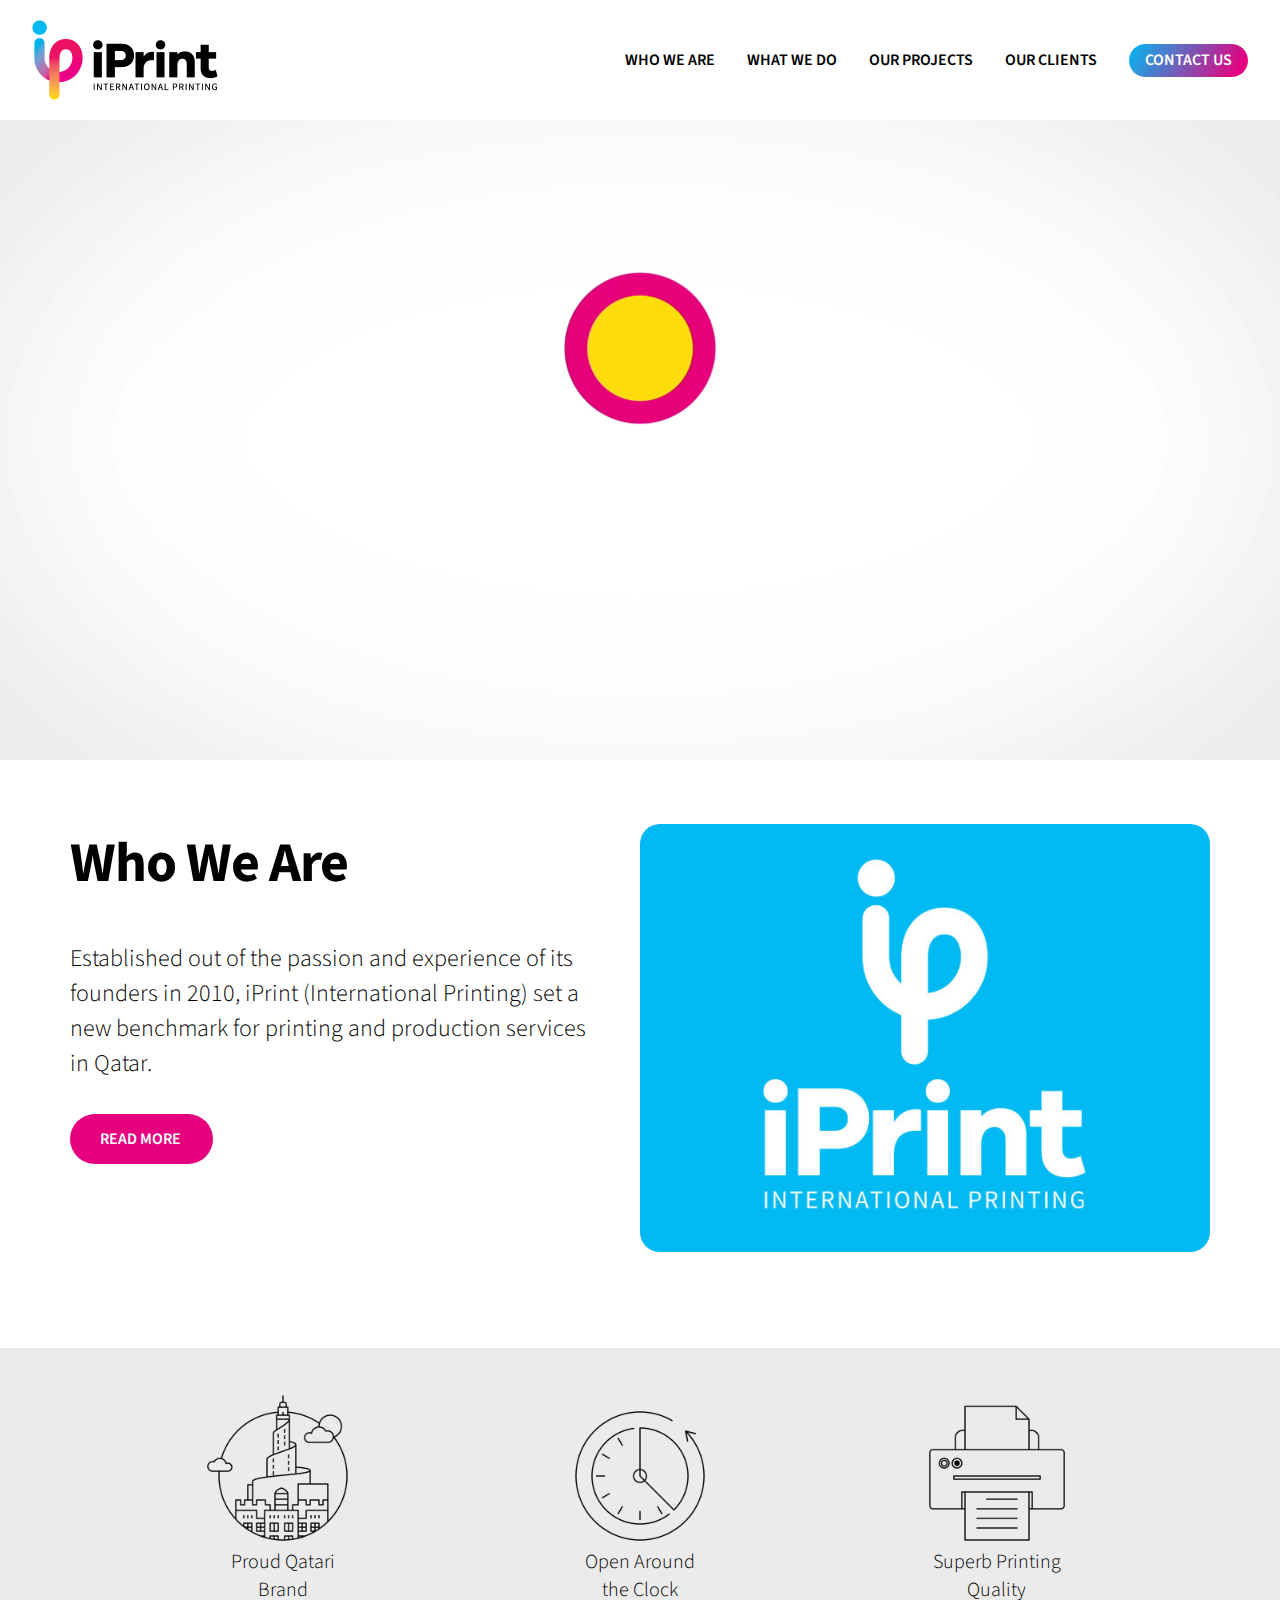
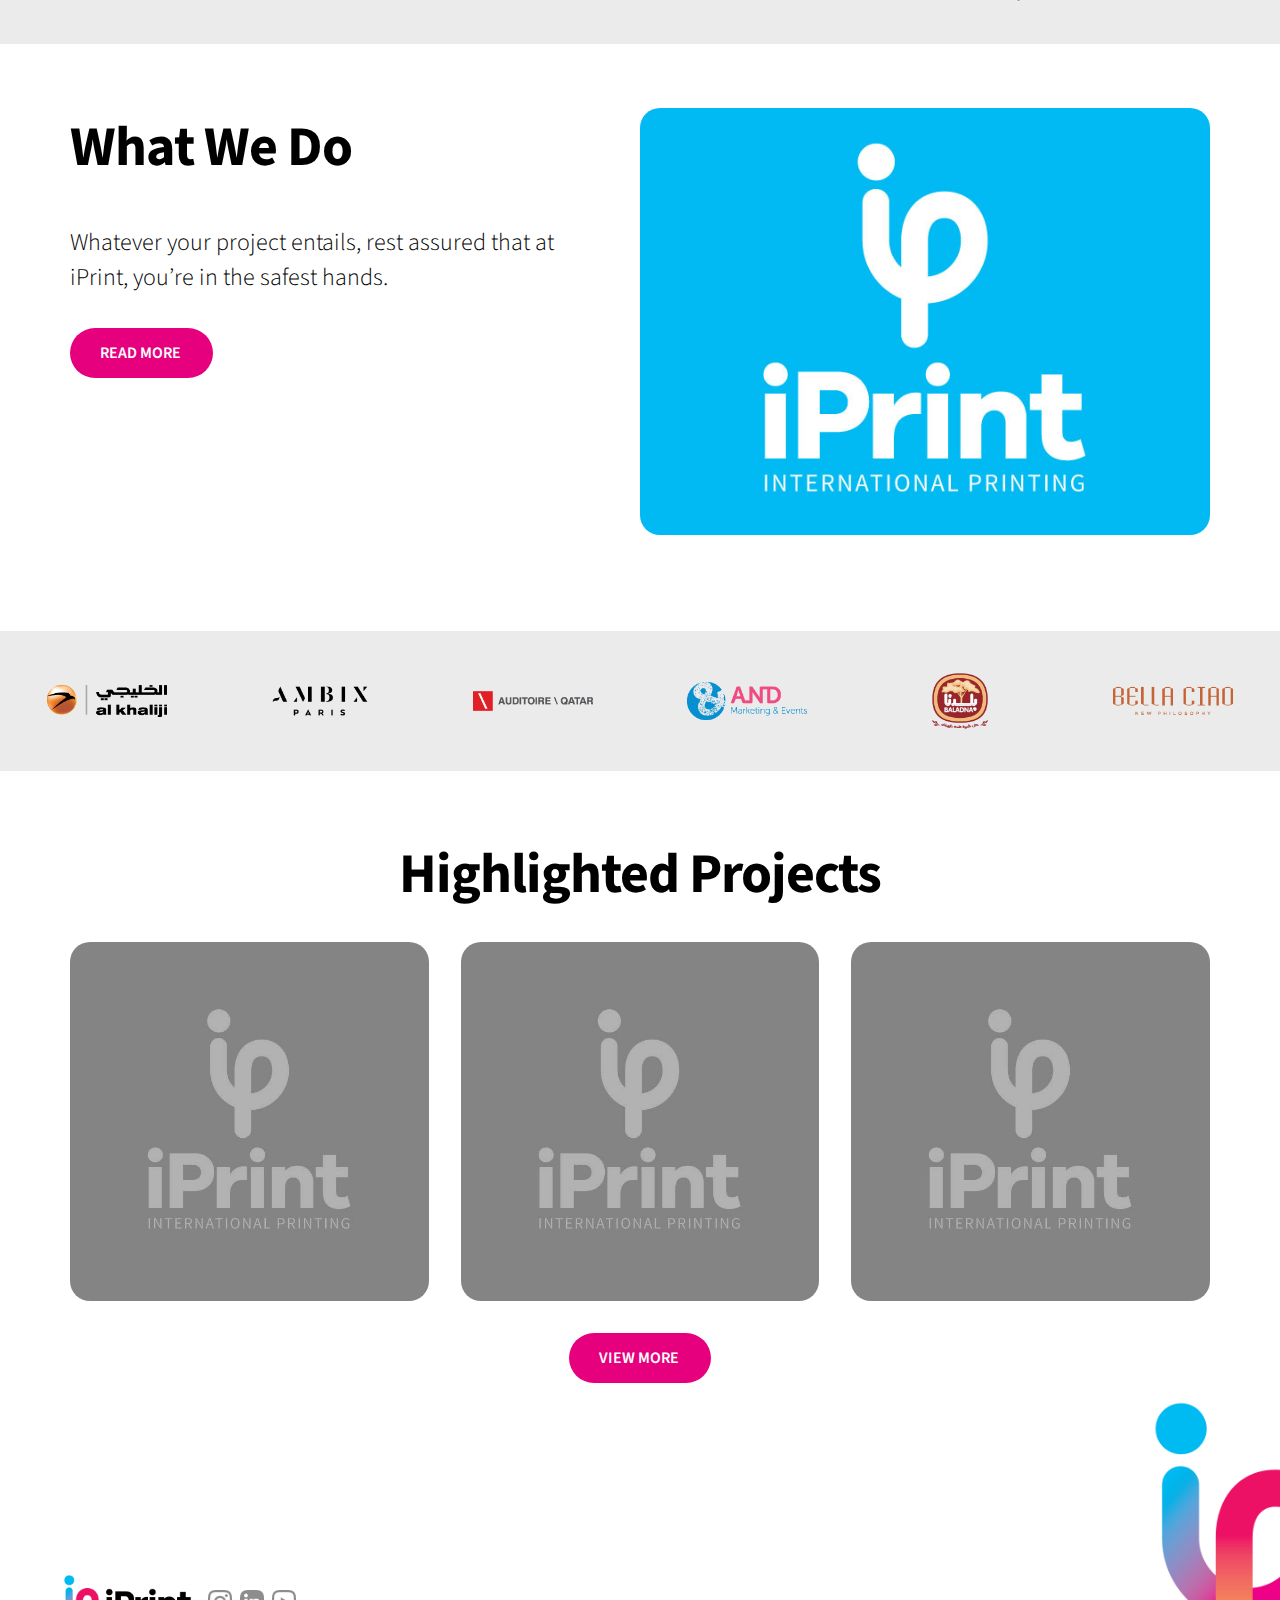
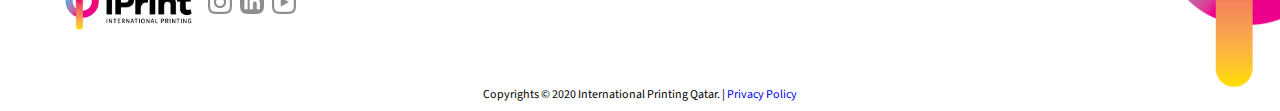
<file: index.html>
<!DOCTYPE html>
<html lang="en">

<head>
  <meta charset="UTF-8">
  <meta http-equiv="X-UA-Compatible" content="IE=edge">
  <meta name="viewport" content="width=device-width, initial-scale=1.0">
  <link rel="icon" type="image/png" href="_images/logo/favicon.png">
  <link rel="stylesheet" href="https://cdn.jsdelivr.net/npm/bootstrap-icons@1.5.0/font/bootstrap-icons.css">
  <link rel="preconnect" href="https://fonts.googleapis.com">
  <link rel="preconnect" href="https://fonts.gstatic.com" crossorigin>
  <link href="https://fonts.googleapis.com/css2?family=Source+Sans+Pro:wght@200;300;400;600;700&display=swap"
    rel="stylesheet">
    <link rel="stylesheet" href="owl.carousel.css">
    <link rel="stylesheet" href="owl.theme.default.css">
  <link rel="stylesheet" href="style.css">
  <title>iPrint Qatar</title>
</head>

<body>
  <!-- navbar -->
  <nav class="nav">
    <div class="nav-container" id="navContainer">
      <!-- logo -->
      <a href="index.html"><img class="nav-logo" src="_images/logo/logo_h.png"></a>
      <!-- collapse button -->
      <a class="nav-toggle" href="javascript:void(0);" onclick="navMenu()">
        <img src="_images/misc/menu.svg" alt="menu icon">
      </a>
      <!-- nav links -->
      <div class="nav-menu" id="navMenu">
        <a class="nav-link link-home" href="about.html">Who We Are</a>
        <a class="nav-link link-home" href="services.html">What We Do</a>
        <a class="nav-link link-home" href="projects.html">Our Projects</a>
        <a class="nav-link link-home" href="clients.html">Our Clients</a>
        <a class="nav-link mobile link-inside" href="contact.html">Contact US</a>
        <a class="nav-link desktop btn-home" href="contact.html">Contact US</a>
      </div>
    </div>
  </nav>

  <!-- carousel -->
  <div class="owl-carousel owl-theme">
    <div class="item-video"><video autoplay muted loop>
        <source src="_images/emblem.mp4" type="video/mp4">
      </video></a>
    </div>
    <div class="item"><img src="_images/carousel_image_template 1.jpg" alt="temp 1">
    </div>
    <div class="item"><img src="_images/carousel_image_template 2.jpg" alt="temp 2">
    </div>
    <div class="item"><img src="_images/carousel_image_template 3.jpg" alt="temp 3">
    </div>
  </div>

  <!-- who we are -->
  <section class="main-block xl" id="who-we-are">
    <div class="container">
      <div class="container-text">
        <h1>Who We Are</h1>
        <p class="lead">Established out of the passion and experience of its founders in 2010, iPrint (International
          Printing) set a new benchmark for printing and production services in Qatar.</p>
        <a class="button" href="about.html">READ MORE</a>
      </div>
      <div class="container-image">
        <img class="rc" src="_images/home_image_template.jpg" alt="temp image">
      </div>
    </div>
  </section>

  <!-- claims -->
  <section class="divider">
    <div class="claim-container">
      <div class="claim-cel">
        <img class="claim-img" src="_images/misc/claim_1.png" alt="illustration of a qatari landmark">
        <p class="claim-lead">Proud Qatari <br> Brand</p>
      </div>
      <div class="claim-cel">
        <img class="claim-img" src="_images/misc/claim_2.png" alt="illustration of a clock in motion">
        <p class="claim-lead">Open Around <br> the Clock</p>
      </div>
      <div class="claim-cel">
        <img class="claim-img" src="_images/misc/claim_3.png" alt="illustration of a printer">
        <p class="claim-lead">Superb Printing <br> Quality</p>
      </div>
    </div>
  </section>

  <!-- what we do -->
  <section class="main-block xl" id="what-we-do">
    <div class="container">
      <div class="container-text">
        <h1 class="h1-home">What We Do</h1>
        <p class="lead">Whatever your project entails, rest assured that at iPrint, you’re in the safest hands.</p>
        <a class="button" href="services.html">READ MORE</a>
      </div>
      <div class="container-image">
        <img class="rc" src="_images/home_image_template.jpg" alt="temp image">
      </div>
    </div>
  </section>

  <!-- logos -->
  <section class="divider">
    <ul class="marquee-content">
      <li><img class="marquee-client-logo" src="_images/clients/al khaliji.png"></li>
      <li><img class="marquee-client-logo" src="_images/clients/ambix.png"></li>
      <li><img class="marquee-client-logo" src="_images/clients/auditoire.png"></li>
      <li><img class="marquee-client-logo" src="_images/clients/AND.png"></li>
      <li><img class="marquee-client-logo" src="_images/clients/baladna.png"></li>
      <li><img class="marquee-client-logo" src="_images/clients/bella_ciao.png"></li>
      <li><img class="marquee-client-logo" src="_images/clients/chedid.png"></li>
      <li><img class="marquee-client-logo" src="_images/clients/cisco.png"></li>
      <li><img class="marquee-client-logo" src="_images/clients/commercial_bank.png"></li>
      <li><img class="marquee-client-logo" src="_images/clients/deloitte.png"></li>
      <li><img class="marquee-client-logo" src="_images/clients/fischer.png"></li>
      <li><img class="marquee-client-logo" src="_images/clients/grey_doha.png"></li>
      <li><img class="marquee-client-logo" src="_images/clients/GWC.png"></li>
      <li><img class="marquee-client-logo" src="_images/clients/hbku.png"></li>
      <li><img class="marquee-client-logo" src="_images/clients/hopscotch.png"></li>
      <li><img class="marquee-client-logo" src="_images/clients/islq.png"></li>
      <li><img class="marquee-client-logo" src="_images/clients/memac.png"></li>
      <li><img class="marquee-client-logo" src="_images/clients/microsoft.png"></li>
      <li><img class="marquee-client-logo" src="_images/clients/moons.png"></li>
      <li><img class="marquee-client-logo" src="_images/clients/pate_sucree.png"></li>
      <li><img class="marquee-client-logo" src="_images/clients/power_international.png"></li>
      <li><img class="marquee-client-logo" src="_images/clients/qatar_airways.png"></li>
      <li><img class="marquee-client-logo" src="_images/clients/qatar_central_bank.png"></li>
      <li><img class="marquee-client-logo" src="_images/clients/qatar_first_bank.png"></li>
      <li><img class="marquee-client-logo" src="_images/clients/qatar_foundation.png"></li>
      <li><img class="marquee-client-logo" src="_images/clients/qatar_islamic_bank.png"></li>
      <li><img class="marquee-client-logo" src="_images/clients/qatar_stock_exchange.png"></li>
      <li><img class="marquee-client-logo" src="_images/clients/qatar_tourism_council.png"></li>
      <li><img class="marquee-client-logo" src="_images/clients/qinwan.png"></li>
      <li><img class="marquee-client-logo" src="_images/clients/rail.png"></li>
      <li><img class="marquee-client-logo" src="_images/clients/seib.png"></li>
      <li><img class="marquee-client-logo" src="_images/clients/sixty_degrees.png"></li>
      <li><img class="marquee-client-logo" src="_images/clients/tanween.png"></li>
      <li><img class="marquee-client-logo" src="_images/clients/tanzifco.png"></li>
      <li><img class="marquee-client-logo" src="_images/clients/the_creative_union.png"></li>
      <li><img class="marquee-client-logo" src="_images/clients/the_lebanese_school.png"></li>
      <li><img class="marquee-client-logo" src="_images/clients/the_planners.png"></li>
      <li><img class="marquee-client-logo" src="_images/clients/united_development_co.png"></li>
      <li><img class="marquee-client-logo" src="_images/clients/vendome.png"></li>
      <li><img class="marquee-client-logo" src="_images/clients/villa_queen.png"></li>
      <li><img class="marquee-client-logo" src="_images/clients/vodafone.png"></li>
      <li><img class="marquee-client-logo" src="_images/clients/WMP.png"></li>
    </ul>
  </section>

  <!-- highlighted projects -->
  <section class="main-block xl" id="what-we-do">
    <div class="container column align-center">
      <h1 class="me-1">Highlighted Projects</h1>
      <div class="container-flex-home me-3">
        <div class="project-cel show">
          <a class="project-overlay rc" href="project_detail.html">
            <img class="arrow" src="_images/misc/arrow.svg">
            <h3 class="project-title">PROJECT TITLE</h3>
          </a>
          <div class="project-image">
            <img class="rc" src="_images/square_image_template.jpg" alt="temp image">
          </div>
        </div>
        <div class="project-cel show">
          <a class="project-overlay rc" href="project_detail.html">
            <img class="arrow" src="_images/misc/arrow.svg">
            <h3 class="project-title">PROJECT TITLE</h3>
          </a>
          <div class="project-image">
            <img class="rc" src="_images/square_image_template.jpg" alt="temp image">
          </div>
        </div>
        <div class="project-cel show">
          <a class="project-overlay rc" href="project_detail.html">
            <img class="arrow" src="_images/misc/arrow.svg">
            <h3 class="project-title">PROJECT TITLE</h3>
          </a>
          <div class="project-image">
            <img class="rc" src="_images/square_image_template.jpg" alt="temp image">
          </div>
        </div>
      </div>
      <a class="button" href="projects.html">VIEW MORE</a>
    </div>
  </section>

  <!-- footer -->
  <footer>
    <div class="footer-info">
      <img class="footer-logo" src="_images/logo/logo_h.png">
      <div class="footer-icons">
        <a href="#"><img class="sm-icon" src="_images/sm/i-in.png"></a>
        <a href="#"><img class="sm-icon" src="_images/sm/i-li.png"></a>
        <a href="#"><img class="sm-icon" src="_images/sm/i-yt.png"></a>
      </div>
    </div>
    <div class="text-center">
      <p class="copyright">Copyrights © 2020 International Printing Qatar. | <a href="#">Privacy Policy</a></p>
    </div>
    <div class="footer-emblem-container">
      <img class="footer-emblem" src="_images/logo/emblem.png">
    </div>
  </footer>

  <!-- javascript -->
  <script src="_script/jquery.min.js"></script>
  <script src="_script/owl.carousel.min.js"></script>
  <script src="_script/marquee.js"></script>
  <script src="_script/nav.js"></script>
  <script>
    $(document).ready(function () {
      $('.owl-carousel').owlCarousel({
        items: 1,
        margin: 0,
        loop: true,
        autoplay: true,
        autoplayTimeout: 5000,
        merge: true,
        smartSpeed: 750,
        navText: ["<img src='_images/misc/ch-left.svg'>", "<img src='_images/misc/ch-right.svg'>"],
        responsive: {
          0: {
            nav: false,
            dots: false
          },
          720: {
            nav: false,  // true in case they need to control carousel manually
            dots: false  // true in case they need to control carousel manually
          }
        }
      });
    })
  </script>
</body>

</html>
</file>
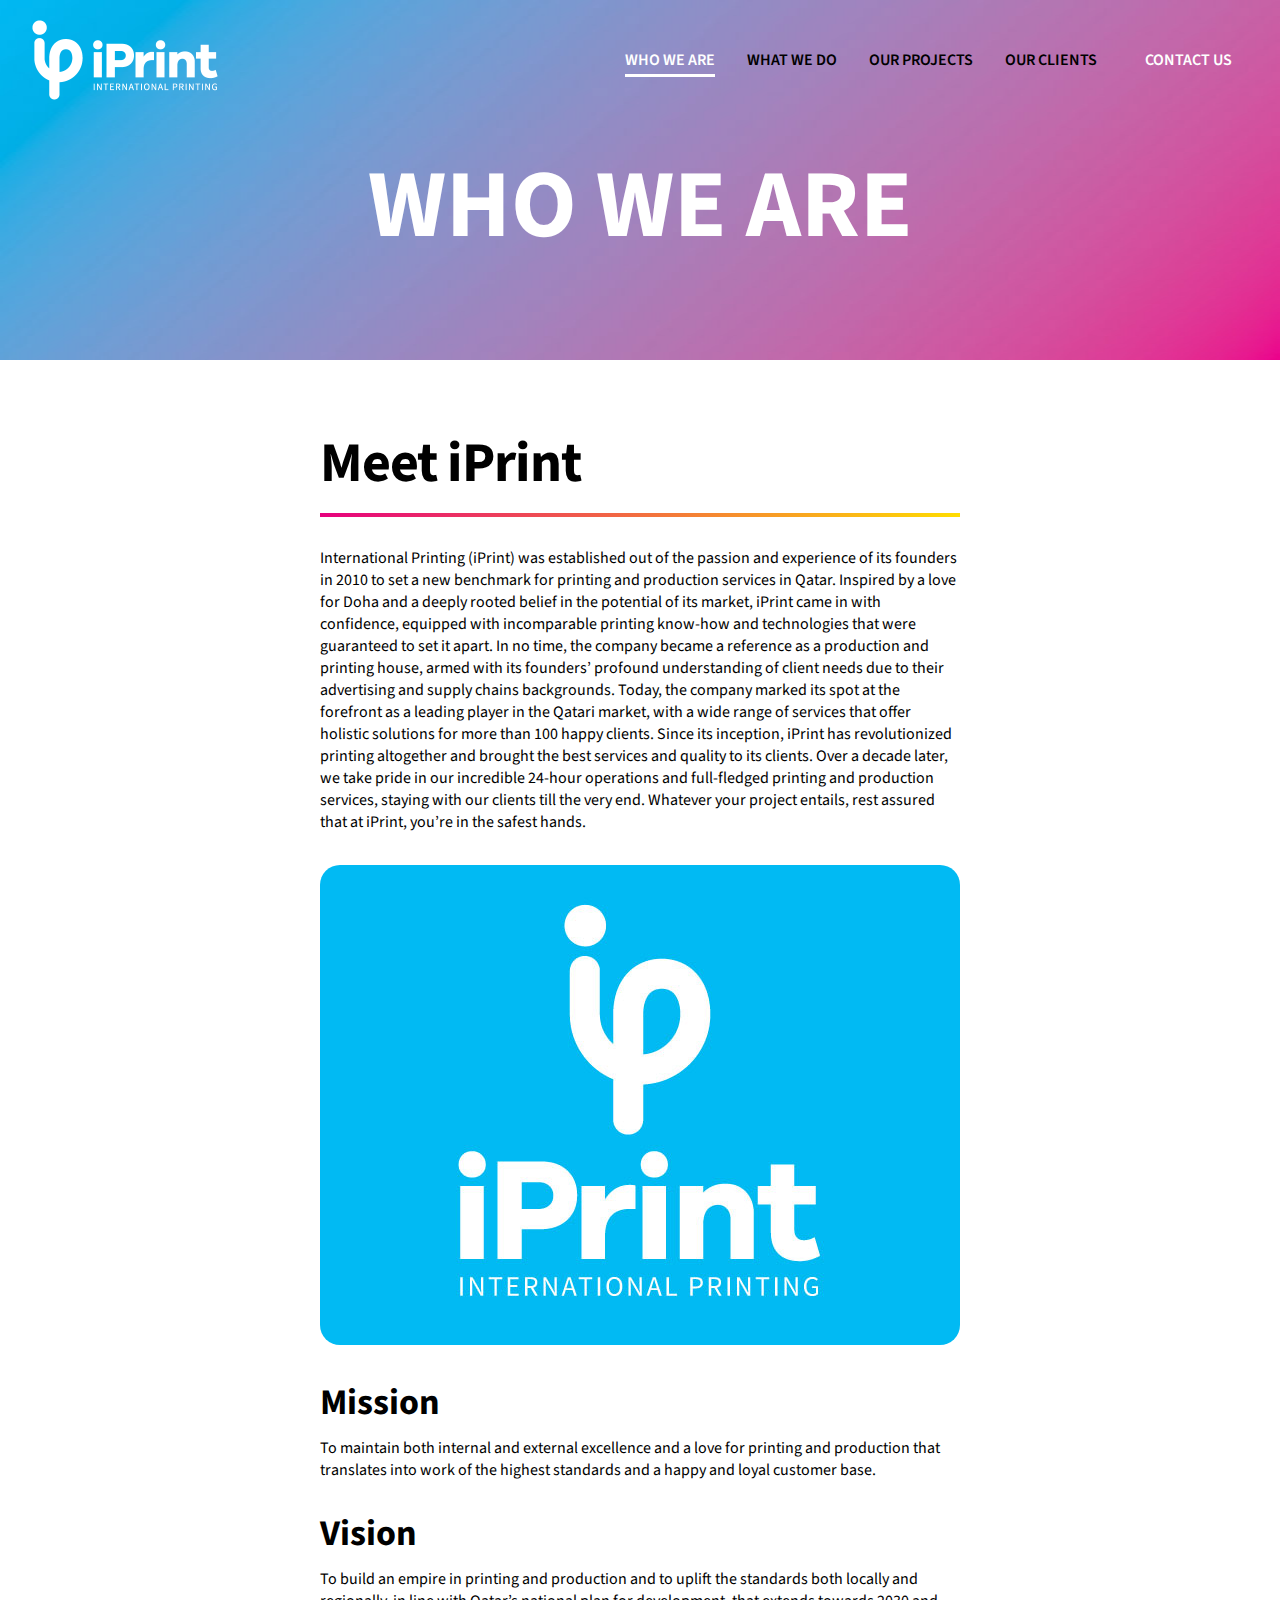
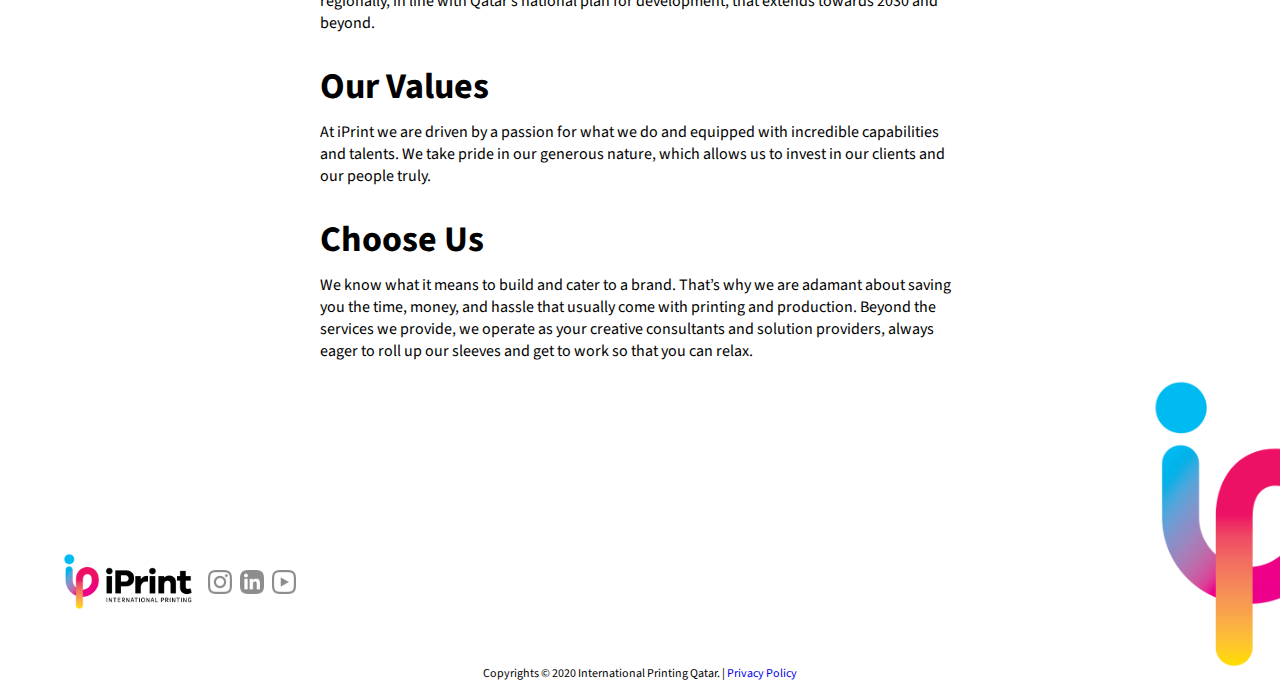
<file: about.html>
<!DOCTYPE html>
<html lang="en">

<head>
  <meta charset="UTF-8">
  <meta http-equiv="X-UA-Compatible" content="IE=edge">
  <meta name="viewport" content="width=device-width, initial-scale=1.0">
  <link rel="icon" type="image/png" href="_images/logo/favicon.png">
  <link rel="stylesheet" href="https://cdn.jsdelivr.net/npm/bootstrap-icons@1.5.0/font/bootstrap-icons.css">
  <link rel="preconnect" href="https://fonts.googleapis.com">
  <link rel="preconnect" href="https://fonts.gstatic.com" crossorigin>
  <link href="https://fonts.googleapis.com/css2?family=Source+Sans+Pro:wght@200;300;400;600;700&display=swap"
    rel="stylesheet">
  <link rel="stylesheet" href="style.css">
  <title>iPrint Qatar</title>
</head>

<body>
  <!-- navbar -->
  <div>
    <nav class="nav">
      <div class="nav-container" id="navContainer">
        <!-- logo -->
        <a href="index.html"><img class="nav-logo" src="_images/logo/logo_hw.png"></a>
        <!-- collapse button -->
        <a class="nav-toggle" href="javascript:void(0);" onclick="navMenu()">
          <img src="_images/misc/menu_w.svg" alt="menu icon">
        </a>
        <!-- nav links -->
        <div class="nav-menu" id="navMenu">
          <a class="nav-link active" href="about.html">Who We Are</a>
          <a class="nav-link" href="services.html">What We Do</a>
          <a class="nav-link" href="projects.html">Our Projects</a>
          <a class="nav-link" href="clients.html">Our Clients</a>
          <a class="nav-link mobile" href="contact.html">Contact US</a>
          <a class="nav-link nav-btn desktop" href="contact.html">Contact US</a>
        </div>
      </div>
    </nav>
    <div class="header-info">
      <p class="header-text white">WHO WE ARE</p>
    </div>
  </div>

  <!-- about us -->
  <section class="main-block md" id="who-we-are">
    <div class="container column align-center">
      <div class="container-about-text">
        <h1 class="underline">Meet iPrint</h1>
        <p>International Printing (iPrint) was established out of the passion and experience of its founders in 2010 to
          set a new benchmark for printing and production services in Qatar. Inspired by a love for Doha and a deeply
          rooted belief in the potential of its market, iPrint came in with confidence, equipped with incomparable
          printing know-how and technologies that were guaranteed to set it apart. In no time, the company became a
          reference as a production and printing house, armed with its founders’ profound understanding of client needs
          due to their advertising and supply chains backgrounds. Today, the company marked its spot at the forefront as
          a leading player in the Qatari market, with a wide range of services that offer holistic solutions for more
          than 100 happy clients.
          Since its inception, iPrint has revolutionized printing altogether and brought the best services and quality
          to its clients. Over a decade later, we take pride in our incredible 24-hour operations and full-fledged
          printing and production services, staying with our clients till the very end.
          Whatever your project entails, rest assured that at iPrint, you’re in the safest hands.</p>
        <div class="container-about-image">
          <img class="rc" src="_images/home_image_template.jpg" alt="temp image">
        </div>
        <h2>Mission</h2>
        <p>To maintain both internal and external excellence and a love for printing and production that translates into
          work of the highest standards and a happy and loyal customer base.</p>
        <h2>Vision</h2>
        <p>To build an empire in printing and production and to uplift the standards both locally and regionally, in
          line with Qatar’s national plan for development, that extends towards 2030 and beyond.</p>
        <h2>Our Values</h2>
        <p>At iPrint we are driven by a passion for what we do and equipped with incredible capabilities and talents. We
          take pride in our generous nature, which allows us to invest in our clients and our people truly.</p>
        <h2>Choose Us</h2>
        <p>We know what it means to build and cater to a brand. That’s why we are adamant about saving you the time,
          money, and hassle that usually come with printing and production. Beyond the services we provide, we operate
          as your creative consultants and solution providers, always eager to roll up our sleeves and get to work so
          that you can relax.</p>
      </div>
    </div>
  </section>

  <!-- footer -->
  <footer>
    <div class="footer-info">
      <img class="footer-logo" src="_images/logo/logo_h.png">
      <div class="footer-icons">
        <a href="#"><img class="sm-icon" src="_images/sm/i-in.png"></a>
        <a href="#"><img class="sm-icon" src="_images/sm/i-li.png"></a>
        <a href="#"><img class="sm-icon" src="_images/sm/i-yt.png"></a>
      </div>
    </div>
    <div class="text-center">
      <p class="copyright">Copyrights © 2020 International Printing Qatar. | <a href="#">Privacy Policy</a></p>
    </div>
    <div class="footer-emblem-container">      
      <img class="footer-emblem" src="_images/logo/emblem.png">
    </div>  </footer>

  <!-- javascript -->
  <script src="_script/nav.js"></script>
</body>

</html>
</file>
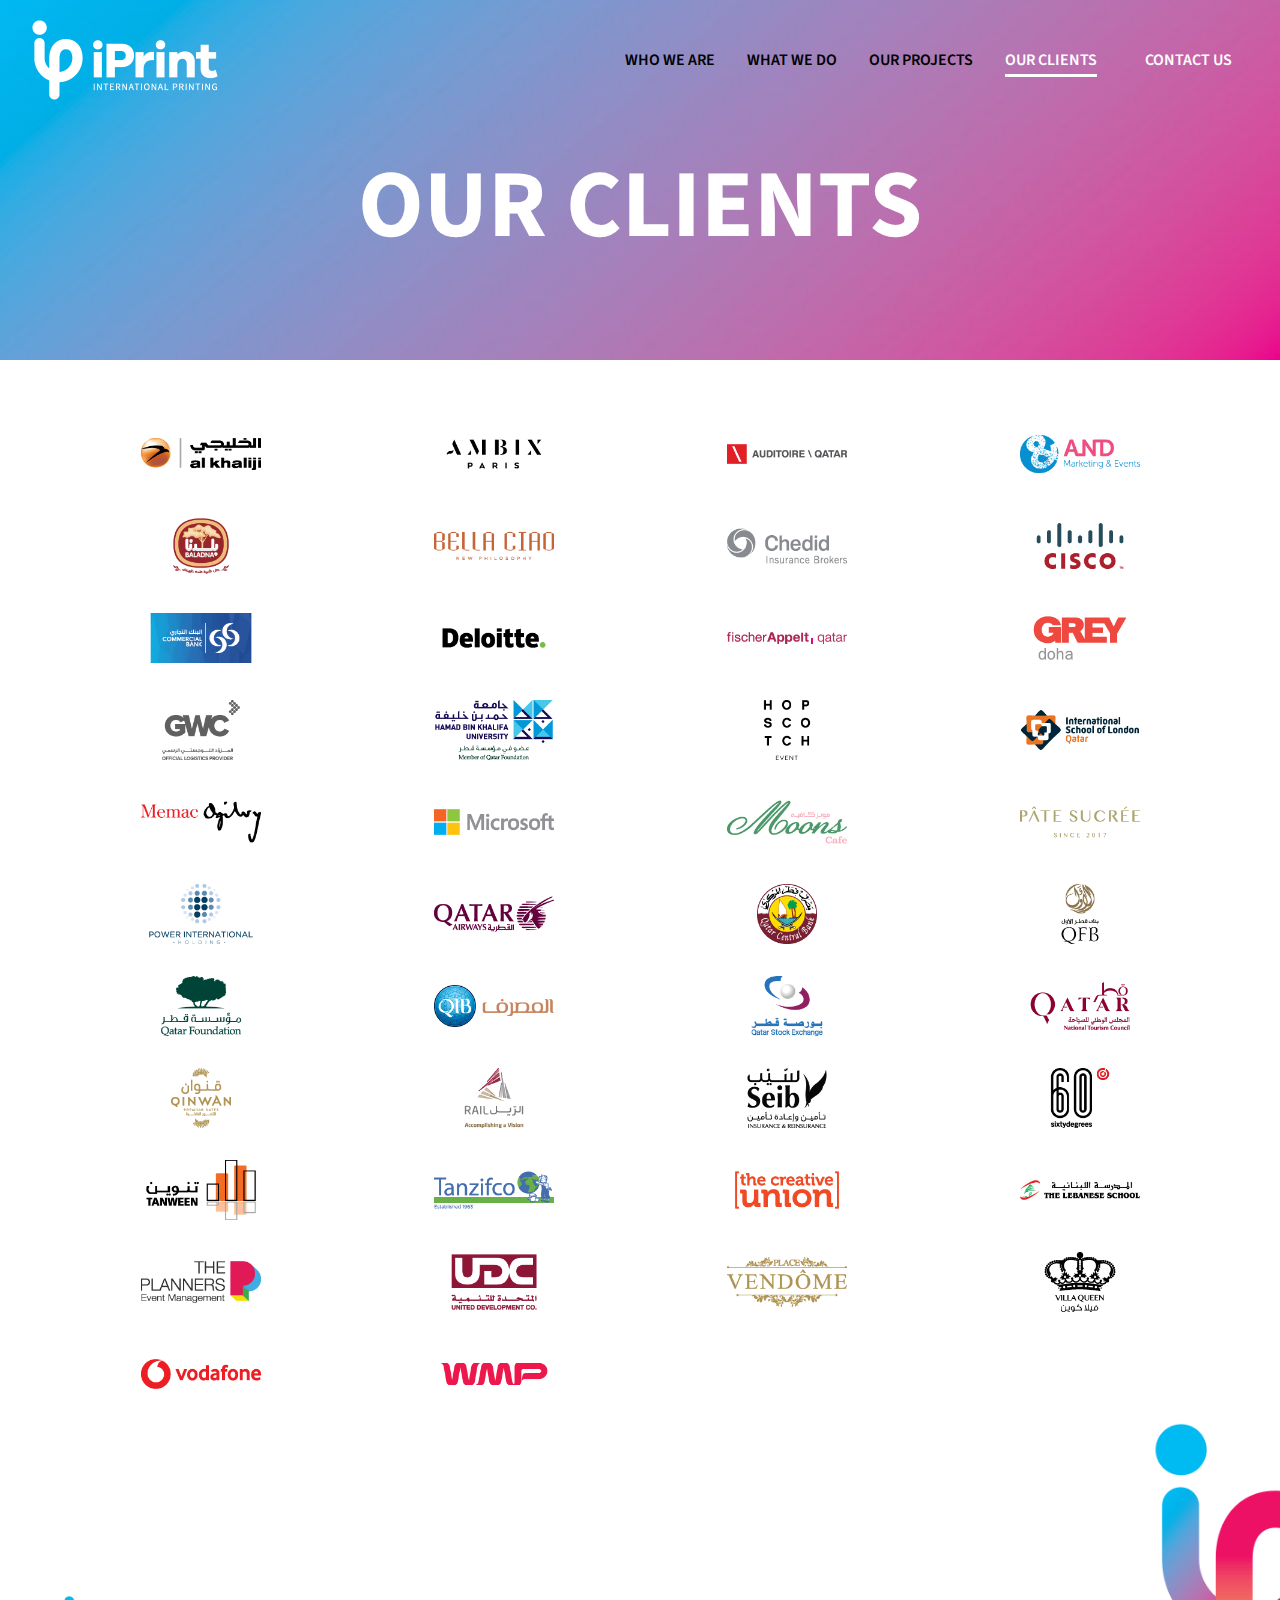
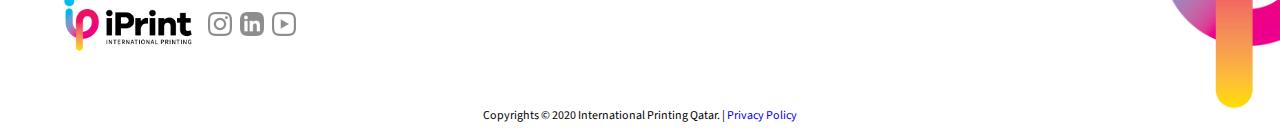
<file: clients.html>
<!DOCTYPE html>
<html lang="en">

<head>
  <meta charset="UTF-8">
  <meta http-equiv="X-UA-Compatible" content="IE=edge">
  <meta name="viewport" content="width=device-width, initial-scale=1.0">
  <link rel="icon" type="image/png" href="_images/logo/favicon.png">
  <link rel="stylesheet" href="https://cdn.jsdelivr.net/npm/bootstrap-icons@1.5.0/font/bootstrap-icons.css">
  <link rel="preconnect" href="https://fonts.googleapis.com">
  <link rel="preconnect" href="https://fonts.gstatic.com" crossorigin>
  <link href="https://fonts.googleapis.com/css2?family=Source+Sans+Pro:wght@200;300;400;600;700&display=swap"
    rel="stylesheet">
  <link rel="stylesheet" href="style.css">
  <title>iPrint Qatar</title>
</head>

<body>
  <!-- navbar -->
  <div>
    <nav class="nav">
      <div class="nav-container" id="navContainer">
        <!-- logo -->
        <a href="index.html"><img class="nav-logo" src="_images/logo/logo_hw.png"></a>
        <!-- collapse button -->
        <a class="nav-toggle" href="javascript:void(0);" onclick="navMenu()">
          <img src="_images/misc/menu_w.svg" alt="menu icon">
        </a>
        <!-- nav links -->
        <div class="nav-menu" id="navMenu">
          <a class="nav-link" href="about.html">Who We Are</a>
          <a class="nav-link" href="services.html">What We Do</a>
          <a class="nav-link" href="projects.html">Our Projects</a>
          <a class="nav-link active" href="clients.html">Our Clients</a>
          <a class="nav-link mobile" href="contact.html">Contact US</a>
          <a class="nav-link nav-btn desktop" href="contact.html">Contact US</a>
        </div>
      </div>
    </nav>
    <div class="header-info">
      <p class="header-text white">OUR CLIENTS</p>
    </div>
  </div>

  <!-- our clients -->
  <section class="main-block xl" id="our-clients">
    <ul class="container-grid-clients justify-center">
      <li><img class="client-logo" src="_images/clients/al khaliji.png"></li>
      <li><img class="client-logo" src="_images/clients/ambix.png"></li>
      <li><img class="client-logo" src="_images/clients/auditoire.png"></li>
      <li><img class="client-logo" src="_images/clients/AND.png"></li>
      <li><img class="client-logo" src="_images/clients/baladna.png"></li>
      <li><img class="client-logo" src="_images/clients/bella_ciao.png"></li>
      <li><img class="client-logo" src="_images/clients/chedid.png"></li>
      <li><img class="client-logo" src="_images/clients/cisco.png"></li>
      <li><img class="client-logo" src="_images/clients/commercial_bank.png"></li>
      <li><img class="client-logo" src="_images/clients/deloitte.png"></li>
      <li><img class="client-logo" src="_images/clients/fischer.png"></li>
      <li><img class="client-logo" src="_images/clients/grey_doha.png"></li>
      <li><img class="client-logo" src="_images/clients/GWC.png"></li>
      <li><img class="client-logo" src="_images/clients/hbku.png"></li>
      <li><img class="client-logo" src="_images/clients/hopscotch.png"></li>
      <li><img class="client-logo" src="_images/clients/islq.png"></li>
      <li><img class="client-logo" src="_images/clients/memac.png"></li>
      <li><img class="client-logo" src="_images/clients/microsoft.png"></li>
      <li><img class="client-logo" src="_images/clients/moons.png"></li>
      <li><img class="client-logo" src="_images/clients/pate_sucree.png"></li>
      <li><img class="client-logo" src="_images/clients/power_international.png"></li>
      <li><img class="client-logo" src="_images/clients/qatar_airways.png"></li>
      <li><img class="client-logo" src="_images/clients/qatar_central_bank.png"></li>
      <li><img class="client-logo" src="_images/clients/qatar_first_bank.png"></li>
      <li><img class="client-logo" src="_images/clients/qatar_foundation.png"></li>
      <li><img class="client-logo" src="_images/clients/qatar_islamic_bank.png"></li>
      <li><img class="client-logo" src="_images/clients/qatar_stock_exchange.png"></li>
      <li><img class="client-logo" src="_images/clients/qatar_tourism_council.png"></li>
      <li><img class="client-logo" src="_images/clients/qinwan.png"></li>
      <li><img class="client-logo" src="_images/clients/rail.png"></li>
      <li><img class="client-logo" src="_images/clients/seib.png"></li>
      <li><img class="client-logo" src="_images/clients/sixty_degrees.png"></li>
      <li><img class="client-logo" src="_images/clients/tanween.png"></li>
      <li><img class="client-logo" src="_images/clients/tanzifco.png"></li>
      <li><img class="client-logo" src="_images/clients/the_creative_union.png"></li>
      <li><img class="client-logo" src="_images/clients/the_lebanese_school.png"></li>
      <li><img class="client-logo" src="_images/clients/the_planners.png"></li>
      <li><img class="client-logo" src="_images/clients/united_development_co.png"></li>
      <li><img class="client-logo" src="_images/clients/vendome.png"></li>
      <li><img class="client-logo" src="_images/clients/villa_queen.png"></li>
      <li><img class="client-logo" src="_images/clients/vodafone.png"></li>
      <li><img class="client-logo" src="_images/clients/WMP.png"></li>
    </ul>
  </section>

  <!-- footer -->
  <footer>
    <div class="footer-info">
      <img class="footer-logo" src="_images/logo/logo_h.png">
      <div class="footer-icons">
        <a href="#"><img class="sm-icon" src="_images/sm/i-in.png"></a>
        <a href="#"><img class="sm-icon" src="_images/sm/i-li.png"></a>
        <a href="#"><img class="sm-icon" src="_images/sm/i-yt.png"></a>
      </div>
    </div>
    <div class="text-center">
      <p class="copyright">Copyrights © 2020 International Printing Qatar. | <a href="#">Privacy Policy</a></p>
    </div>
    <div class="footer-emblem-container">      
      <img class="footer-emblem" src="_images/logo/emblem.png">
    </div>
  </footer>

  <!-- javascript -->
  <script src="_script/nav.js"></script>
</body>

</html>
</file>
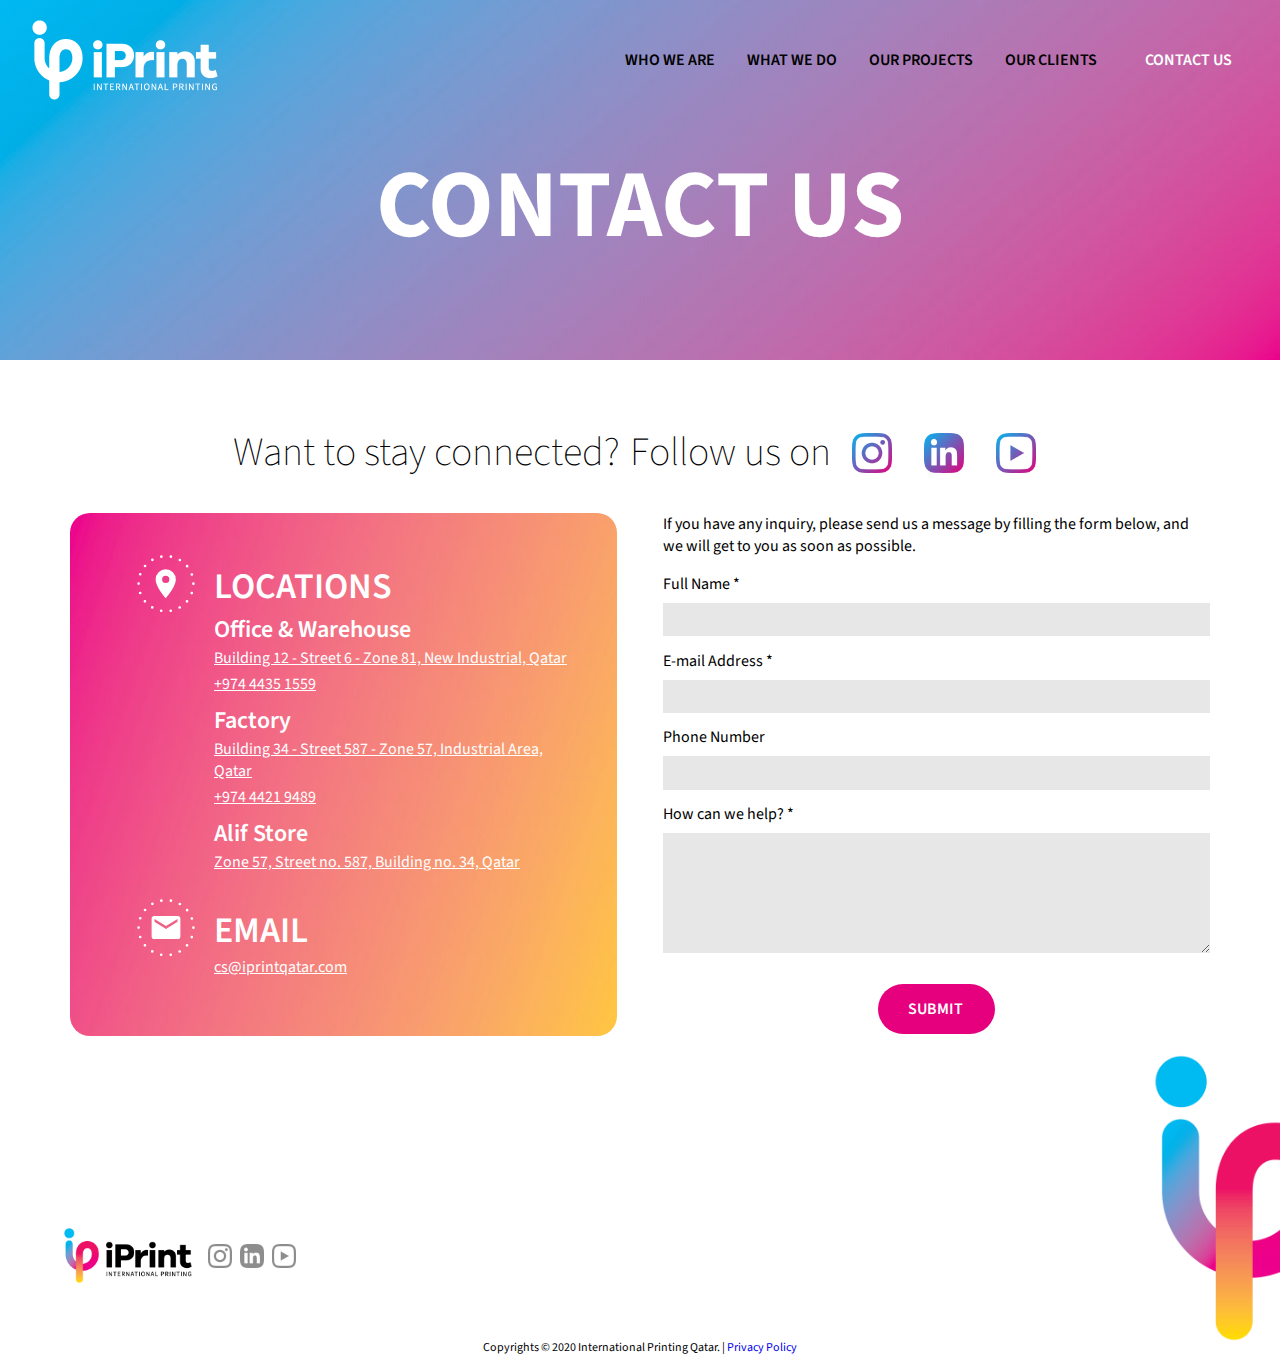
<file: contact.html>
<!DOCTYPE html>
<html lang="en">

<head>
  <meta charset="UTF-8">
  <meta http-equiv="X-UA-Compatible" content="IE=edge">
  <meta name="viewport" content="width=device-width, initial-scale=1.0">
  <link rel="icon" type="image/png" href="_images/logo/favicon.png">
  <link rel="stylesheet" href="https://cdn.jsdelivr.net/npm/bootstrap-icons@1.5.0/font/bootstrap-icons.css">
  <link rel="preconnect" href="https://fonts.googleapis.com">
  <link rel="preconnect" href="https://fonts.gstatic.com" crossorigin>
  <link href="https://fonts.googleapis.com/css2?family=Source+Sans+Pro:wght@200;300;400;600;700&display=swap"
    rel="stylesheet">
  <link rel="stylesheet" href="style.css">
  <title>iPrint Qatar</title>
</head>

<body>
  <!-- navbar -->
  <div>
    <nav class="nav">
      <div class="nav-container" id="navContainer">
        <!-- logo -->
        <a href="index.html"><img class="nav-logo" src="_images/logo/logo_hw.png"></a>
        <!-- collapse button -->
        <a class="nav-toggle" href="javascript:void(0);" onclick="navMenu()">
          <img src="_images/misc/menu_w.svg" alt="menu icon">
        </a>
        <!-- nav links -->
        <div class="nav-menu" id="navMenu">
          <a class="nav-link" href="about.html">Who We Are</a>
          <a class="nav-link" href="services.html">What We Do</a>
          <a class="nav-link" href="projects.html">Our Projects</a>
          <a class="nav-link" href="clients.html">Our Clients</a>
          <a class="nav-link mobile active" href="contact.html">Contact US</a>
          <a class="nav-link nav-btn desktop active" href="contact.html">Contact US</a>
        </div>
      </div>
    </nav>
    <div class="header-info">
      <p class="header-text white">CONTACT US</p>
    </div>
  </div>

  <!-- contact us -->
  <section class="main-block xl" id="what-we-do">
    <div class="call-to-action row-column">
      <p class="call-to-action-text">Want to stay connected?</p>
      <p class="call-to-action-text">Follow us on</p>
      <p class="gradient-icons">
        <a href="#"><img class="gradient-icon" src="_images/sm/i-in-g.png" alt="instagram icon"></a>
        <a href="#"><img class="gradient-icon" src="_images/sm/i-li-g.png" alt="linkedin icon"></a>
        <a href="#"><img class="gradient-icon" src="_images/sm/i-yt-g.png" alt="youtube icon"></a>
      </p>
    </div>
    <div class="container-contact-us">
      <div class="contact-us-cel">
        <div class="container-location-email rc column">
          <div class="location-email">
            <h2 class="address location">LOCATIONS</h2>
            <h3 class="address">Office & Warehouse</h3>
            <p>
              <a
                href="https://www.google.com/maps/place/International+Printing+(IPrint)/@25.164682,51.4062105,19.08z/data=!4m5!3m4!1s0x3e45d79d22676d3b:0x59a8023942b95a26!8m2!3d25.1649419!4d51.4063579">Building
                12 - Street 6 - Zone 81, New Industrial, Qatar</a>
            </p>
            <p>
              <a href="tel:+97444351559">+974 4435 1559</a>
            </p>
            <h3 class="address">Factory</h3>
            <p>
              <a
                href="https://www.google.com/maps/place/iPrint+(International+Printing)/@25.1791743,51.4235044,18.21z/data=!4m5!3m4!1s0x3e45d7d5a61de3bf:0x2e93d27742a57ee9!8m2!3d25.1787798!4d51.4221558">Building
                34 - Street 587 - Zone 57, Industrial Area, Qatar</a>
            </p>
            <p>
              <a href="tel:+97444219489">+974 4421 9489</a>
            </p>
            <h3 class="address">Alif Store</h3>
            <p>
              <a
                href="https://www.google.com/maps/place/ALIF+Stores/@25.3135519,51.5124939,19z/data=!4m12!1m6!3m5!1s0x3e45dbcddbb2532f:0x8e0bce18a6e61db!2sALIF+Stores!8m2!3d25.3135774!4d51.5126119!3m4!1s0x3e45dbcddbb2532f:0x8e0bce18a6e61db!8m2!3d25.3135774!4d51.5126119">Zone
                57, Street no. 587, Building no. 34, Qatar</a>
            </p>
          </div>
          <div class="location-email">
            <h2 class="address email">EMAIL</h2>
            <p>
              <a href="mailto:cs@iprintqatar.com?subject=Inquiry" subject="Inquiry">cs@iprintqatar.com</a>
            </p>
          </div>
        </div>
      </div>
      <div class="contact-us-cel">
        <div class="container-form-content">
          <p>If you have any inquiry, please send us a message by filling the form below, and we will get to you as soon
            as possible.</p>
          <form class="form">
            <label for="fname">Full Name *</label>
            <input class="input-box" type="text" id="fname" name="fname">
            <label for="email">E-mail Address *</label>
            <input class="input-box" type="email" id="email" name="email">
            <label for="number">Phone Number</label>
            <input class="input-box" type="text" id="number" name="number">
            <label for="message">How can we help? *</label>
            <textarea class="input-box" type="text" id="message" name="message"
              value="Message"></textarea>
            <div class="submit">
              <a class="button">SUBMIT</a>
            </div>
          </form>
        </div>
      </div>
    </div>
  </section>

  <!-- footer -->
  <footer>
    <div class="footer-info">
      <img class="footer-logo" src="_images/logo/logo_h.png">
      <div class="footer-icons">
        <a href="#"><img class="sm-icon" src="_images/sm/i-in.png"></a>
        <a href="#"><img class="sm-icon" src="_images/sm/i-li.png"></a>
        <a href="#"><img class="sm-icon" src="_images/sm/i-yt.png"></a>
      </div>
    </div>
    <div class="text-center">
      <p class="copyright">Copyrights © 2020 International Printing Qatar. | <a href="#">Privacy Policy</a></p>
    </div>
    <div class="footer-emblem-container">      
      <img class="footer-emblem" src="_images/logo/emblem.png">
    </div>
  </footer>

  <!-- javascript -->
  <script src="_script/nav.js"></script>
</body>

</html>
</file>
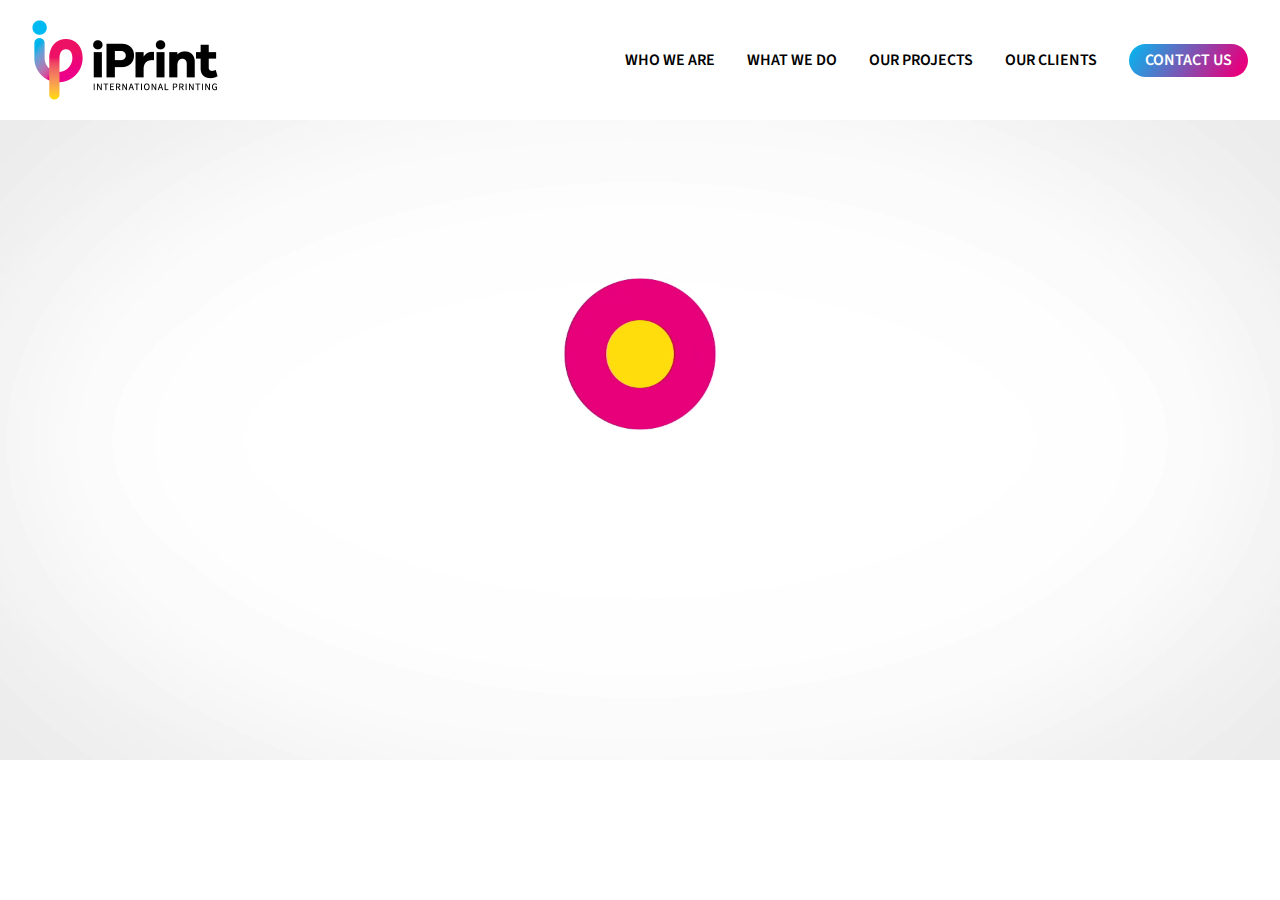
<file: index_2.html>
<!DOCTYPE html>
<html lang="en">

<head>
  <meta charset="UTF-8">
  <meta http-equiv="X-UA-Compatible" content="IE=edge">
  <meta name="viewport" content="width=device-width, initial-scale=1.0">
  <link rel="icon" type="image/png" href="_images/logo/favicon.png">
  <link rel="stylesheet" href="https://cdn.jsdelivr.net/npm/bootstrap-icons@1.5.0/font/bootstrap-icons.css">
  <link rel="preconnect" href="https://fonts.googleapis.com">
  <link rel="preconnect" href="https://fonts.gstatic.com" crossorigin>
  <link href="https://fonts.googleapis.com/css2?family=Source+Sans+Pro:wght@200;300;400;600;700&display=swap"
    rel="stylesheet">
  <link rel="stylesheet" href="owl.carousel.css">
  <link rel="stylesheet" href="owl.theme.default.css">
  <link rel="stylesheet" href="style.css">
  <title>iPrint Qatar</title>
  <style>
    .owl-prev {
      left: 30px;
    }

    .owl-next {
      right: 30px;
    }

    .owl-prev,
    .owl-next {
      position: absolute;
      top: 50%;
      transform: translateY(-50%);
    }

    .owl-prev span,
    .owl-next span {
      font-size: 96px;
      color: white;
      opacity: .5;
    }

    .owl-carousel .owl-nav button.owl-prev:hover,
    .owl-carousel .owl-nav button.owl-next:hover,
    .owl-carousel .owl-nav button.owl-prev span:hover,
    .owl-carousel .owl-nav button.owl-next span:hover {
      background: none;
      opacity: 1;
    }

    .owl-theme .owl-dots {
      position: absolute;
      left: 50%;
      bottom: 1.5rem;
      transform: translateX(-50%);
    }

    .owl-theme .owl-dots .owl-dot span {
      width: 24px;
      height: 6px;
      border-radius: 50vh;
      margin: 0 .5em;
      background: white;
      opacity: .5;
    }

    .owl-theme .owl-dots .owl-dot.active span,
    .owl-theme .owl-dots .owl-dot:hover span {
      background: white;
      opacity: 1;
    }

    .owl-carousel .item-video {
      position: relative;
      height: calc(100vw / 2);
      overflow: hidden;
    }

    .item-video video {
      position: absolute;
      width: 100vw;
      height: calc(100vw / 16 * 9);
      top: 50%;
      transform: translateY(-50%);
    }

    iframe {
      width: 100vw;
      height: calc(100vw / 16 * 9);
    }
  </style>
</head>

<body>
  <!-- navbar -->
  <nav class="nav">
    <div class="nav-container" id="navContainer">
      <!-- logo -->
      <a href="index.html"><img class="nav-logo" src="_images/logo/logo_h.png"></a>
      <!-- collapse button -->
      <a class="nav-toggle" href="javascript:void(0);" onclick="navMenu()">
        <img src="_images/misc/menu.svg" alt="menu icon">
      </a>
      <!-- nav links -->
      <div class="nav-menu" id="navMenu">
        <a class="nav-link link-home" href="about.html">Who We Are</a>
        <a class="nav-link link-home" href="services.html">What We Do</a>
        <a class="nav-link link-home" href="projects.html">Our Projects</a>
        <a class="nav-link link-home" href="clients.html">Our Clients</a>
        <a class="nav-link mobile link-inside" href="contact.html">Contact US</a>
        <a class="nav-link desktop btn-home" href="contact.html">Contact US</a>
      </div>
    </div>
  </nav>

  <!-- carousel -->
  <div class="owl-carousel owl-theme">
    <div class="item-video"><video autoplay muted loop>
        <source src="_images/emblem.mp4" type="video/mp4">
      </video></a>
    </div>
    <div class="item"><img src="_images/carousel_image_template 1.jpg" alt="temp 1">
    </div>
    <div class="item"><img src="_images/carousel_image_template 2.jpg" alt="temp 2">
    </div>
    <div class="item"><img src="_images/carousel_image_template 3.jpg" alt="temp 3">
    </div>
  </div>

  <!-- javascript -->
  <script src="_script/jquery.min.js"></script>
  <script src="_script/owl.carousel.min.js"></script>
  <script src="_script/nav.js"></script>
  <script>
    $(document).ready(function () {
      $('.owl-carousel').owlCarousel({
        items: 1,
        margin: 0,
        loop: true,
        autoplay: true,
        autoplayTimeout: 5000,
        merge: true,
        smartSpeed: 750,
        responsive: {
          0: {
            nav: false,
            dots: false
          },
          720: {
            nav: false,  // true in case they need to control carousel manually
            dots: false  // true in case they need to control carousel manually
          }
        }
      });
    })
  </script>
</body>

</html>
</file>
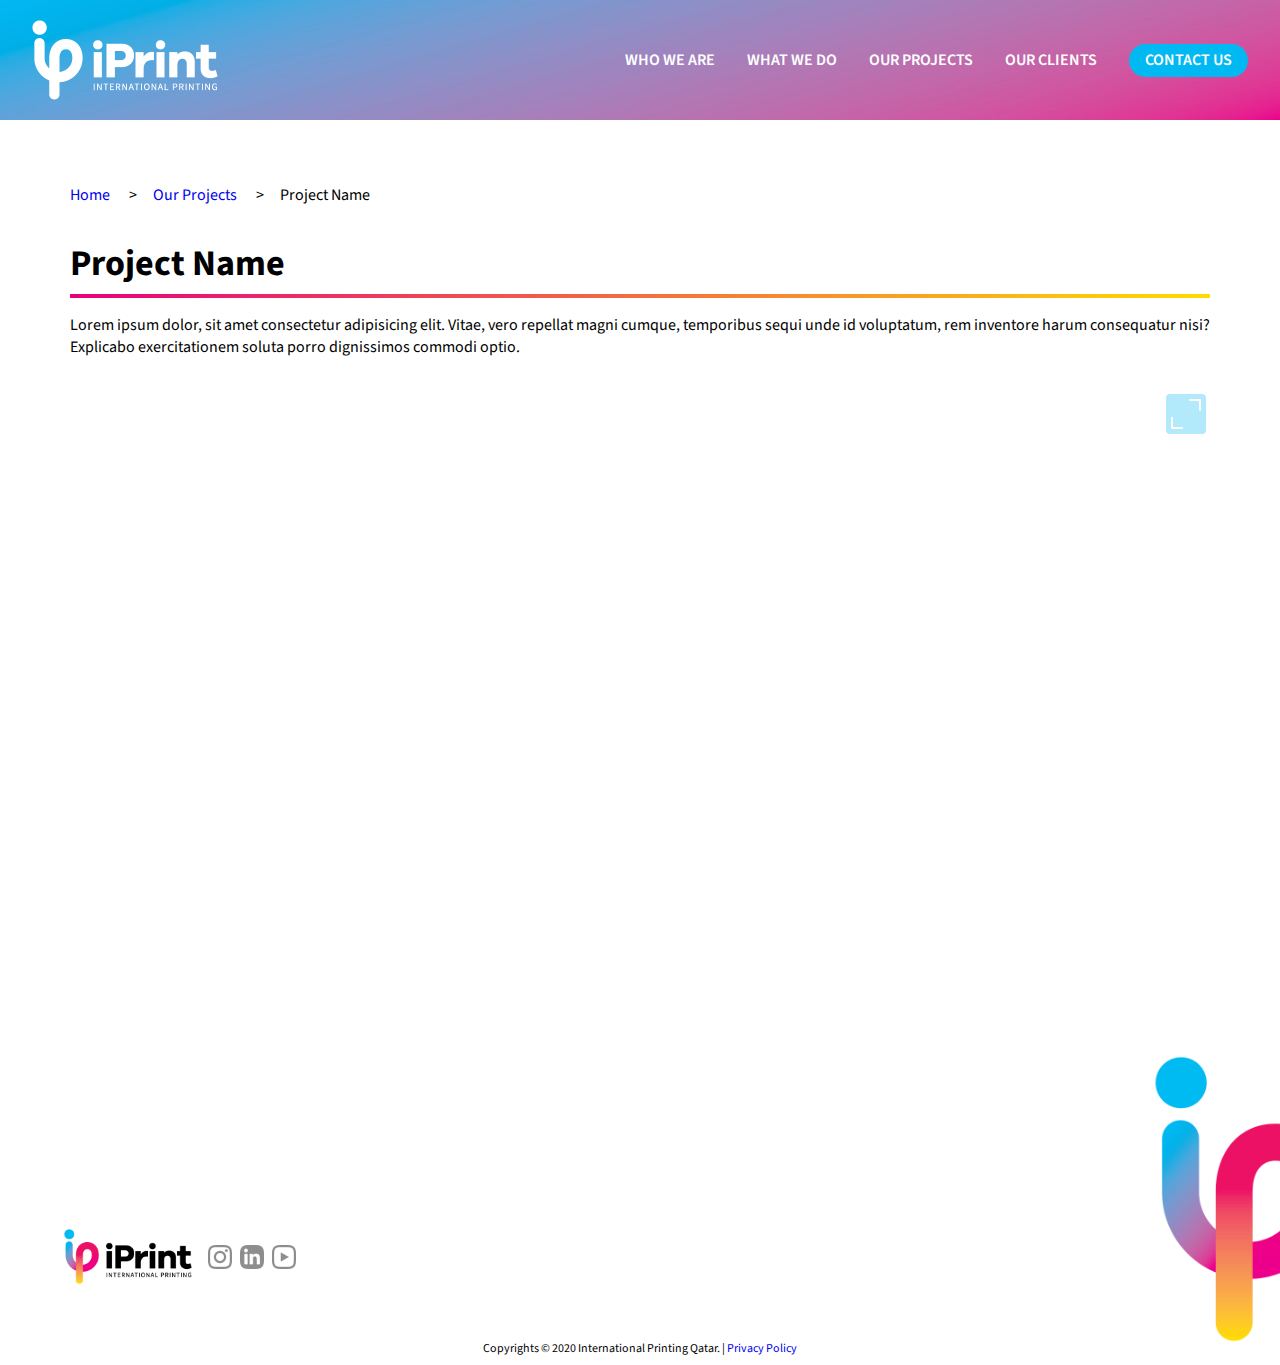
<file: project_detail.html>
<!DOCTYPE html>
<html lang="en">

<head>
  <meta charset="UTF-8">
  <meta http-equiv="X-UA-Compatible" content="IE=edge">
  <meta name="viewport" content="width=device-width, initial-scale=1.0">
  <link rel="icon" type="image/png" href="_images/logo/favicon.png">
  <link rel="stylesheet" href="https://cdn.jsdelivr.net/npm/bootstrap-icons@1.5.0/font/bootstrap-icons.css">
  <link rel="preconnect" href="https://fonts.googleapis.com">
  <link rel="preconnect" href="https://fonts.gstatic.com" crossorigin>
  <link href="https://fonts.googleapis.com/css2?family=Source+Sans+Pro:wght@200;300;400;600;700&display=swap"
    rel="stylesheet">
  <link rel="stylesheet" href="owl.carousel.css">
  <link rel="stylesheet" href="owl.theme.default.css">
  <link rel="stylesheet" href="style.css">
  <title>iPrint Qatar</title>
  <style>
  </style>
</head>

<body>
  <!-- navbar -->
  <div>
    <nav class="nav">
      <div class="nav-container" id="navContainer">
        <!-- logo -->
        <a href="index.html"><img class="nav-logo" src="_images/logo/logo_hw.png"></a>
        <!-- collapse button -->
        <a class="nav-toggle" href="javascript:void(0);" onclick="navMenu()">
          <img src="_images/misc/menu_w.svg" alt="menu icon">
        </a>
        <!-- nav links -->
        <div class="nav-menu" id="navMenu">
          <a class="nav-link link-inside" href="about.html">Who We Are</a>
          <a class="nav-link link-inside" href="services.html">What We Do</a>
          <a class="nav-link link-inside" href="projects.html">Our Projects</a>
          <a class="nav-link link-inside" href="clients.html">Our Clients</a>
          <a class="nav-link mobile link-inside" href="contact.html">Contact US</a>
          <a class="nav-link desktop btn-inside" href="contact.html">Contact US</a>
        </div>
      </div>
    </nav>
    <div class="header-info header-project">
    </div>
  </div>

  <!-- project details -->
  <section class="main-block xl" id="project-detail">
    <div class="container column align-center">
      <div class="container-project-detail">
        <ul class="breadcrumb">
          <li><a href="index.html">Home</a></li>
          <li><a href="projects.html">Our Projects</a></li>
          <li>Project Name</li>
        </ul>
        <h2 class="underline">Project Name</h2>
        <p>Lorem ipsum dolor, sit amet consectetur adipisicing elit. Vitae, vero repellat magni cumque, temporibus sequi
          unde id voluptatum, rem inventore harum consequatur nisi? Explicabo exercitationem soluta porro dignissimos
          commodi optio.</p>
        <!-- carousel -->
        <div class="container-project-carousel" id="div-to-expand" style="z-index: 5;">
          <img class="min-max" src="_images/misc/a-exp.svg" style="z-index: 6;">
          <div class="owl-carousel owl-theme">
            <div class="project-video">
              <iframe src="https://www.youtube.com/embed/oy18DJwy5lI" frameborder="0"
                allow="accelerometer; autoplay; clipboard-write; encrypted-media; gyroscope; picture-in-picture"
                allowfullscreen></iframe>
            </div>
            <div class="item">
              <img src="_images/ip_image_template-project.jpg" alt="temp 1">
            </div>
            <div class="item">
              <img src="_images/ip_image_template-project.jpg" alt="temp 2">
            </div>
            <div class="item">
              <img src="_images/ip_image_template-project.jpg" alt="temp 3">
            </div>
          </div>
        </div>
      </div>
    </div>
  </section>

  <!-- footer -->
  <footer>
    <div class="footer-info">
      <img class="footer-logo" src="_images/logo/logo_h.png">
      <div class="footer-icons">
        <a href="#"><img class="sm-icon" src="_images/sm/i-in.png"></a>
        <a href="#"><img class="sm-icon" src="_images/sm/i-li.png"></a>
        <a href="#"><img class="sm-icon" src="_images/sm/i-yt.png"></a>
      </div>
    </div>
    <div class="text-center">
      <p class="copyright">Copyrights © 2020 International Printing Qatar. | <a href="#">Privacy Policy</a></p>
    </div>
    <div class="footer-emblem-container">
      <img class="footer-emblem" src="_images/logo/emblem.png">
    </div>
  </footer>

  <!-- javascript -->
  <script src="_script/jquery.min.js"></script>
  <script src="_script/owl.carousel.min.js"></script>
  <script src="_script/nav.js"></script>
  <script>
    $(document).ready(function () {
      $('.owl-carousel').owlCarousel({
        items: 1,
        margin: 5,
        loop: true,
        autoplay: true,
        autoplayTimeout: 5000,
        autoplayHoverPause: true,
        smartSpeed: 750,
        navText: ["<img src='_images/misc/ch-left.svg'>", "<img src='_images/misc/ch-right.svg'>"],
        responsive: {
          0: {
            nav: false,
            dots: false
          },
          720: {
            nav: true,
            dots: true
          }
        }
      });
    });
    $('.min-max').click(function (e) {
      $('#div-to-expand').toggleClass('fullscreen');
      $('.owl-carousel').toggleClass('fullscreen');
      $('#div-to-expand').hasClass("fullscreen") ? $(this).attr("src", "_images/misc/a-con.svg") : $(this).attr("src", "_images/misc/a-exp.svg");
      $('.owl-carousel').trigger('refresh.owl.carousel');
    });
  </script>
</body>

</html>
</file>
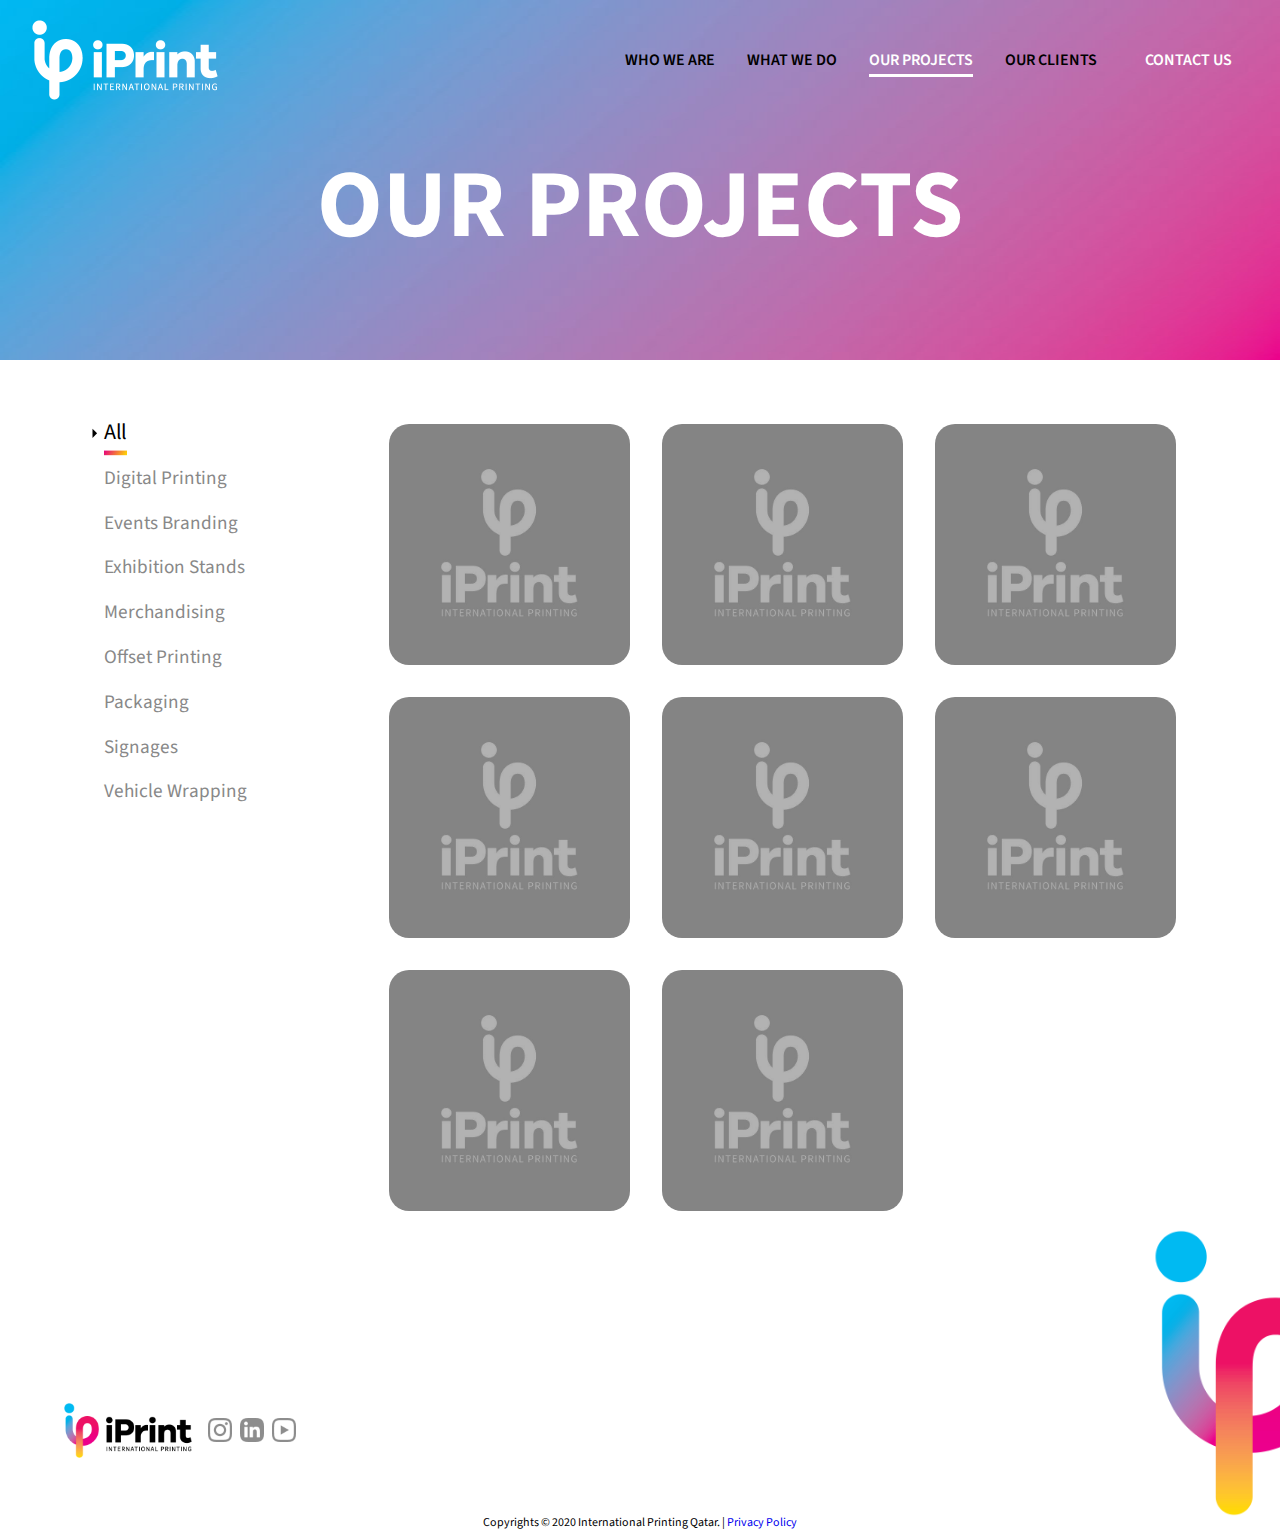
<file: projects.html>
<!DOCTYPE html>
<html lang="en">

<head>
  <meta charset="UTF-8">
  <meta http-equiv="X-UA-Compatible" content="IE=edge">
  <meta name="viewport" content="width=device-width, initial-scale=1.0">
  <link rel="icon" type="image/png" href="_images/logo/favicon.png">
  <link rel="stylesheet" href="https://cdn.jsdelivr.net/npm/bootstrap-icons@1.5.0/font/bootstrap-icons.css">
  <link rel="preconnect" href="https://fonts.googleapis.com">
  <link rel="preconnect" href="https://fonts.gstatic.com" crossorigin>
  <link href="https://fonts.googleapis.com/css2?family=Source+Sans+Pro:wght@200;300;400;600;700&display=swap"
    rel="stylesheet">
  <link rel="stylesheet" href="style.css">
  <title>iPrint Qatar</title>
</head>

<body>
  <!-- navbar -->
  <div>
    <nav class="nav">
      <div class="nav-container" id="navContainer">
        <!-- logo -->
        <a href="index.html"><img class="nav-logo" src="_images/logo/logo_hw.png"></a>
        <!-- collapse button -->
        <a class="nav-toggle" href="javascript:void(0);" onclick="navMenu()">
          <img src="_images/misc/menu_w.svg" alt="menu icon">
        </a>
        <!-- nav links -->
        <div class="nav-menu" id="navMenu">
          <a class="nav-link" href="about.html">Who We Are</a>
          <a class="nav-link" href="services.html">What We Do</a>
          <a class="nav-link active" href="projects.html">Our Projects</a>
          <a class="nav-link" href="clients.html">Our Clients</a>
          <a class="nav-link mobile" href="contact.html">Contact US</a>
          <a class="nav-link nav-btn desktop" href="contact.html">Contact US</a>
        </div>
      </div>
    </nav>
    <div class="header-info">
      <p class="header-text white">OUR PROJECTS</p>
    </div>
  </div>

  <!-- projects -->
  <section class="main-block xl justify-center" id="our-projects">
    <div class="container-projects justify-center">
      <div class="filters" id="filterContainer">
        <div class="filter selected">          
          <a onclick="filterSelection('all')">All</a>
        </div>
        <div class="filter" >          
          <a onclick="filterSelection('digital')">Digital Printing</a>
        </div>
        <div class="filter" >          
          <a onclick="filterSelection('events')">Events Branding</a>
        </div>
        <div class="filter" >          
          <a onclick="filterSelection('exhibit')">Exhibition Stands</a>
        </div>
        <div class="filter" >          
          <a onclick="filterSelection('merchandise')">Merchand­ising</a>
        </div>
        <div class="filter" >          
          <a onclick="filterSelection('offset')">Offset Printing</a>
        </div>
        <div class="filter" >          
          <a onclick="filterSelection('packaging')">Packaging</a>
        </div>
        <div class="filter" >          
          <a onclick="filterSelection('signage')">Signages</a>
        </div>
        <div class="filter" >          
          <a onclick="filterSelection('vehicle')">Vehicle Wrapping</a>
        </div>
      </div>
      <div class="projects">
        <div class="project-cel digital">
          <a class="project-overlay rc" href="project_detail.html">
            <img class="arrow" src="_images/misc/arrow.svg">
            <h3 class="project-title">Digital Printing</h3>
          </a>
          <div class="project-image">
            <img class="rc" src="_images/square_image_template.jpg" alt="temp image">
          </div>
        </div>
        <div class="project-cel events">
          <a class="project-overlay rc" href="project_detail.html">
            <img class="arrow" src="_images/misc/arrow.svg">
            <h3 class="project-title">Events Branding</h3>
          </a>
          <div class="project-image">
            <img class="rc" src="_images/square_image_template.jpg" alt="temp image">
          </div>
        </div>
        <div class="project-cel exhibit">
          <a class="project-overlay rc" href="project_detail.html">
            <img class="arrow" src="_images/misc/arrow.svg">
            <h3 class="project-title">Exhibition Stands</h3>
          </a>
          <div class="project-image">
            <img class="rc" src="_images/square_image_template.jpg" alt="temp image">
          </div>
        </div>
        <div class="project-cel merchandise">
          <a class="project-overlay rc" href="project_detail.html">
            <img class="arrow" src="_images/misc/arrow.svg">
            <h3 class="project-title">Merchand&shy;­ising</h3>
          </a>
          <div class="project-image">
            <img class="rc" src="_images/square_image_template.jpg" alt="temp image">
          </div>
        </div>
        <div class="project-cel offset">
          <a class="project-overlay rc" href="project_detail.html">
            <img class="arrow" src="_images/misc/arrow.svg">
            <h3 class="project-title">Offset Printing</h3>
          </a>
          <div class="project-image">
            <img class="rc" src="_images/square_image_template.jpg" alt="temp image">
          </div>
        </div>
        <div class="project-cel packaging">
          <a class="project-overlay rc" href="project_detail.html">
            <img class="arrow" src="_images/misc/arrow.svg">
            <h3 class="project-title">Packaging</h3>
          </a>
          <div class="project-image">
            <img class="rc" src="_images/square_image_template.jpg" alt="temp image">
          </div>
        </div>
        <div class="project-cel signage">
          <a class="project-overlay rc" href="project_detail.html">
            <img class="arrow" src="_images/misc/arrow.svg">
            <h3 class="project-title">Signages</h3>
          </a>
          <div class="project-image">
            <img class="rc" src="_images/square_image_template.jpg" alt="temp image">
          </div>
        </div>
        <div class="project-cel vehicle">
          <a class="project-overlay rc" href="project_detail.html">
            <img class="arrow" src="_images/misc/arrow.svg">
            <h3 class="project-title">Vehicle Wrapping</h3>
          </a>
          <div class="project-image">
            <img class="rc" src="_images/square_image_template.jpg" alt="temp image">
          </div>
        </div>
      </div>
    </div>
  </section>

  <!-- footer -->
  <footer>
    <div class="footer-info">
      <img class="footer-logo" src="_images/logo/logo_h.png">
      <div class="footer-icons">
        <a href="#"><img class="sm-icon" src="_images/sm/i-in.png"></a>
        <a href="#"><img class="sm-icon" src="_images/sm/i-li.png"></a>
        <a href="#"><img class="sm-icon" src="_images/sm/i-yt.png"></a>
      </div>
    </div>
    <div class="text-center">
      <p class="copyright">Copyrights © 2020 International Printing Qatar. | <a href="#">Privacy Policy</a></p>
    </div>
    <div class="footer-emblem-container">      
      <img class="footer-emblem" src="_images/logo/emblem.png">
    </div>
  </footer>

  <!-- javascript -->
  <script src="_script/filter.js"></script>
  <script src="_script/nav.js"></script>
</body>

</html>
</file>
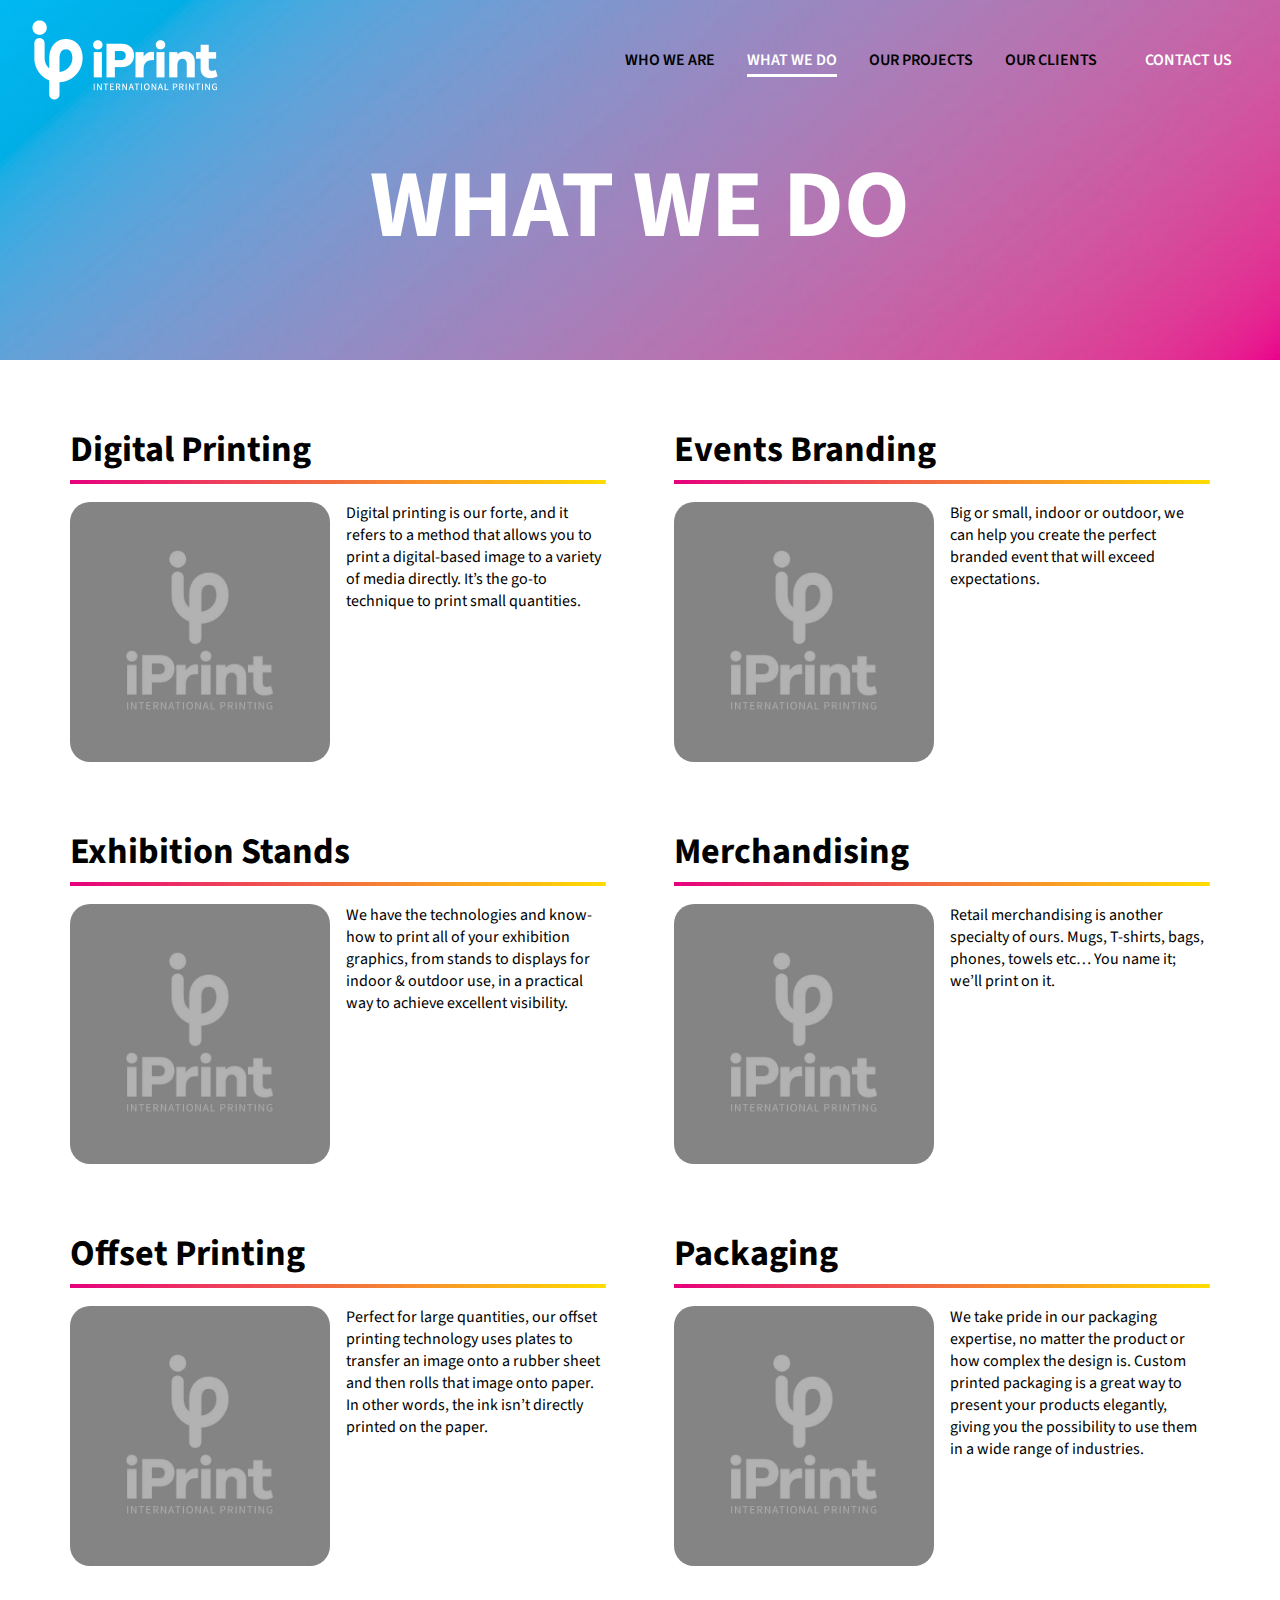
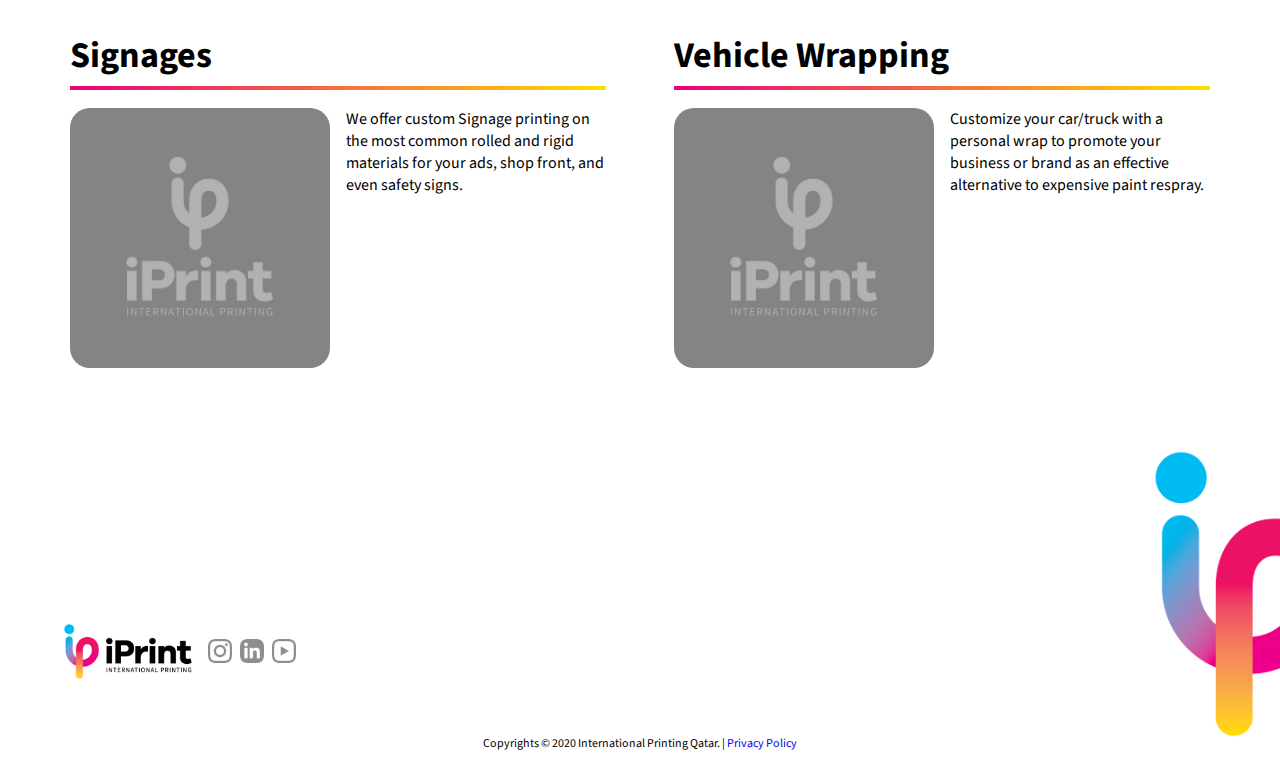
<file: services.html>
<!DOCTYPE html>
<html lang="en">

<head>
  <meta charset="UTF-8">
  <meta http-equiv="X-UA-Compatible" content="IE=edge">
  <meta name="viewport" content="width=device-width, initial-scale=1.0">
  <link rel="icon" type="image/png" href="_images/logo/favicon.png">
  <link rel="stylesheet" href="https://cdn.jsdelivr.net/npm/bootstrap-icons@1.5.0/font/bootstrap-icons.css">
  <link rel="preconnect" href="https://fonts.googleapis.com">
  <link rel="preconnect" href="https://fonts.gstatic.com" crossorigin>
  <link href="https://fonts.googleapis.com/css2?family=Source+Sans+Pro:wght@200;300;400;600;700&display=swap"
    rel="stylesheet">
  <link rel="stylesheet" href="style.css">
  <title>iPrint Qatar</title>
</head>

<body>
  <!-- navbar -->
  <div>
    <nav class="nav">
      <div class="nav-container" id="navContainer">
        <!-- logo -->
        <a href="index.html"><img class="nav-logo" src="_images/logo/logo_hw.png"></a>
        <!-- collapse button -->
        <a class="nav-toggle" href="javascript:void(0);" onclick="navMenu()">
          <img src="_images/misc/menu_w.svg" alt="menu icon">
        </a>
        <!-- nav links -->
        <div class="nav-menu" id="navMenu">
          <a class="nav-link" href="about.html">Who We Are</a>
          <a class="nav-link active" href="services.html">What We Do</a>
          <a class="nav-link" href="projects.html">Our Projects</a>
          <a class="nav-link" href="clients.html">Our Clients</a>
          <a class="nav-link mobile" href="contact.html">Contact US</a>
          <a class="nav-link nav-btn desktop" href="contact.html">Contact US</a>

        </div>
      </div>
    </nav>
    <div class="header-info">
      <p class="header-text white">WHAT WE DO</p>
    </div>
  </div>

  <!-- services -->
  <section class="main-block xl" id="what-we-do">
    <div class="container-wrap justify-between">
      <div class="container-wrap-cel">
        <h2 class="underline me-1">Digital Printing</h2>
        <div class="container-services-content row-column">
          <div class="container-services-image">
            <img class="rc" src="_images/square_image_template.jpg" alt="temp image">
          </div>
          <p class="container-services-text">Digital printing is our forte, and it refers to a method that allows you to
            print a digital-based image to a variety of media directly. It’s the go-to technique to print small
            quantities.</p>
        </div>
      </div>
      <div class="container-wrap-cel">
        <h2 class="underline me-1">Events Branding</h2>
        <div class="container-services-content row-column">
          <div class="container-services-image">
            <img class="rc" src="_images/square_image_template.jpg" alt="temp image">
          </div>
          <p class="container-services-text">Big or small, indoor or outdoor, we can help you create the perfect branded
            event that will exceed expectations.</p>
        </div>
      </div>
      <div class="container-wrap-cel">
        <h2 class="underline me-1">Exhibition Stands</h2>
        <div class="container-services-content row-column">
          <div class="container-services-image">
            <img class="rc" src="_images/square_image_template.jpg" alt="temp image">
          </div>
          <p class="container-services-text">We have the technologies and know-how to print all of your exhibition
            graphics, from stands to displays for indoor & outdoor use, in a practical way to achieve excellent
            visibility.</p>
        </div>
      </div>
      <div class="container-wrap-cel">
        <h2 class="underline me-1">Merchandising</h2>
        <div class="container-services-content row-column">
          <div class="container-services-image">
            <img class="rc" src="_images/square_image_template.jpg" alt="temp image">
          </div>
          <p class="container-services-text">Retail merchandising is another specialty of ours. Mugs, T-shirts, bags,
            phones, towels etc… You name it; we’ll print on it.</p>
        </div>
      </div>
      <div class="container-wrap-cel">
        <h2 class="underline me-1">Offset Printing</h2>
        <div class="container-services-content row-column">
          <div class="container-services-image">
            <img class="rc" src="_images/square_image_template.jpg" alt="temp image">
          </div>
          <p class="container-services-text">Perfect for large quantities, our offset printing technology uses plates to
            transfer an image onto a rubber sheet and then rolls that image onto paper. In other words, the ink isn’t
            directly printed on the paper.</p>
        </div>
      </div>
      <div class="container-wrap-cel">
        <h2 class="underline me-1">Packaging</h2>
        <div class="container-services-content row-column">
          <div class="container-services-image">
            <img class="rc" src="_images/square_image_template.jpg" alt="temp image">
          </div>
          <p class="container-services-text">We take pride in our packaging expertise, no matter the product or how
            complex the design is. Custom printed packaging is a great way to present your products elegantly, giving
            you the possibility to use them in a wide range of industries.</p>
        </div>
      </div>
      <div class="container-wrap-cel">
        <h2 class="underline me-1">Signages</h2>
        <div class="container-services-content row-column">
          <div class="container-services-image">
            <img class="rc" src="_images/square_image_template.jpg" alt="temp image">
          </div>
          <p class="container-services-text">We offer custom Signage printing on the most common rolled and rigid
            materials for your ads, shop front, and even safety signs.</p>
        </div>
      </div>
      <div class="container-wrap-cel">
        <h2 class="underline me-1">Vehicle Wrapping</h2>
        <div class="container-services-content row-column">
          <div class="container-services-image">
            <img class="rc" src="_images/square_image_template.jpg" alt="temp image">
          </div>
          <p class="container-services-text">Customize your car/truck with a personal wrap to promote your business or
            brand as an effective alternative to expensive paint respray.</p>
        </div>
      </div>
    </div>
  </section>

  <!-- footer -->
  <footer>
    <div class="footer-info">
      <img class="footer-logo" src="_images/logo/logo_h.png">
      <div class="footer-icons">
        <a href="#"><img class="sm-icon" src="_images/sm/i-in.png"></a>
        <a href="#"><img class="sm-icon" src="_images/sm/i-li.png"></a>
        <a href="#"><img class="sm-icon" src="_images/sm/i-yt.png"></a>
      </div>
    </div>
    <div class="text-center">
      <p class="copyright">Copyrights © 2020 International Printing Qatar. | <a href="#">Privacy Policy</a></p>
    </div>
    <div class="footer-emblem-container">      
      <img class="footer-emblem" src="_images/logo/emblem.png">
    </div>
  </footer>

  <!-- javascript -->
  <script src="_script/nav.js"></script>
</body>

</html>
</file>
<file: style.css>
/* basics */

:root {
    --cyan: #00b9f2;
    --magenta: #e6007e;
    --red: #ed1164;
    --yellow: #ffdd00;
    --bg-cyan: rgb(0, 185, 242);
    --bg-cyan-a: rgba(0, 185, 242, .6);
    --marquee-width: 100vw;
    --marquee-elements-displayed: 6;
    --marquee-element-width: calc(var(--marquee-width) / var(--marquee-elements-displayed));
    --marquee-animation-duration: calc(var(--marquee-elements) * 3s);
}

* {
    margin: 0;
    padding: 0;
    box-sizing: border-box;
}

html {
    max-width: 100vw;
    font-size: 16px;
    height: 100%;
}

body {
    display: flex;
    flex-direction: column;
    min-height: 100vh;
    margin: 0 auto;
    font-family: 'Source Sans Pro', sans-serif;
    text-rendering: optimizeLegibility;
    color: black;
}

img {
    display: block;
    width: 100%;
    height: auto;
}

h1 {
    letter-spacing: -1px;
    font-size: 3.5rem;
    margin-bottom: .25em;
}

h2 {
    font-size: 2.25rem;
    padding-bottom: .25em;
}

.underline {
    padding-bottom: .25em;
    background: linear-gradient(120deg, var(--magenta), var(--yellow));
    background-size: 100% 4px;
    background-repeat: no-repeat;
    background-position: right bottom;
}

h3 {
    font-size: 1.5rem;
    font-weight: 600;
    margin-bottom: .25em;
}

h1+p, h2.underline+p {
    margin-top: 1em;
}

p+h2 {
    margin-top: .75em;
}

a {
    font-weight: 400;
    text-decoration: none;
}

ul {
    list-style: none;
}

.button {
    color: white;
    width: -moz-fit-content;
    width: fit-content;
    font-weight: 600;
    font-size: 1rem;
    padding: 14px 32px 14px 30px;
    border-width: 0;
    border-collapse: collapse;
    border-radius: 50vh;
    background-color: var(--magenta);
    background-image: linear-gradient(90deg, var(--cyan), var(--cyan));
    background-size: 0% 100%;
    background-repeat: no-repeat;
    background-position: right;
    transition: background-size 200ms ease;
}

.button:hover {
    background-image: linear-gradient(var(--cyan), var(--cyan));
    background-size: 100% 100%;
    background-position: left;
}

.button:focus {
    background-size: 0% 100%;
    background-position: center;
}

/* navbar */

nav {
    position: relative;
    height: 120px;
    padding: 0 2rem;
    z-index: 2;
}

.nav-container {
    display: flex;
    justify-content: space-between;
    align-items: center;
    padding-top: 20px;
}

.nav-logo {
    width: auto;
    height: 80px;
    z-index: 3;
}

.nav-toggle {
    display: none;
    z-index: 3;
}

.nav-menu {
    display: flex;
    flex-direction: row;
    justify-self: end;
    overflow: hidden;
}

.nav-link {
    display: block;
    padding: 8px 0 9px;
    text-align: center;
    text-transform: uppercase;
    font-weight: 600;
    margin-left: 2em;
    line-height: 1em;
    color: black;
    background: var(--btn-line);
    background-size: 0% 3px;
    background-repeat: no-repeat;
    background-position: right bottom;
    transition: background-size 300ms ease;
}

.nav-link:hover, .nav-link:focus {
    background-size: 100% 3px;
    background-position: left bottom;
}

.nav-link.active {
    pointer-events: none;
    color: white;
    background: linear-gradient(white, white);
    background-size: 100% 3px;
    background-repeat: no-repeat;
    background-position: left bottom;
}

.nav-link.mobile {
    display: none;
}

.nav-link.desktop {
    display: block;
    padding: 8px 16px 9px;
    border-radius: 50vh;
    background: var(--btn-bg);
    background-size: 300% 100%;
    background-position: left;
    color: white;
}

.nav-link.desktop:hover {
    background-position: right;
}

.link-home {
    --btn-line: linear-gradient(120deg, var(--cyan), var(--magenta));
}

.link-home:hover {
    color: var(--magenta);
}

.link-inside {
    --btn-line: linear-gradient(120deg, var(--yellow), var(--yellow));
    color: white;
}

.link-inside:hover {
    color: var(--yellow);
}

.btn-home {
    --btn-bg: linear-gradient(120deg, var(--cyan), var(--magenta), var(--red), var(--yellow));
    transition: background-position 300ms ease;
}

.btn-inside {
    --btn-bg: linear-gradient(90deg, var(--cyan), var(--cyan), black, black);
    transition: background-position 100ms ease;
}

.btn-inside.active {
    --btn-bg: linear-gradient(90deg, black, black);
    transition: background-position 100ms ease;
}

.header-info {
    position: relative;
    display: flex;
    align-items: end;
    height: 360px;
    margin-top: -120px;
    background-image: url("_images/misc/Backgrounds-01.jpg");
    background-repeat: no-repeat;
    background-size: 100% 100%;
}

.header-project {
    height: 120px;
}

.header-text {
    font-size: 8rem;
    line-height: .9em;
    font-weight: 700;
    text-align: center;
    margin: auto auto;
    color: white;
    transform: translateY(20%);
}

/* carousel */

.owl-prev, .owl-next {
    display: block;
    position: absolute;
    top: 50%;
    transform: translateY(-50%);
    opacity: .5;
    width: 32px;
}

.owl-carousel .owl-nav button.owl-prev:hover, .owl-carousel .owl-nav button.owl-next:hover, .owl-carousel .owl-nav button.owl-prev span:hover, .owl-carousel .owl-nav button.owl-next span:hover {
    opacity: 1;
}

.owl-carousel .item-video {
    position: relative;
    height: calc(100vw / 2);
    overflow: hidden;
}

.item-video video {
    position: absolute;
    width: 100vw;
    height: calc(100vw / 16 * 9);
    top: 50%;
    transform: translateY(-50%);
}

.container-project-carousel {
    position: relative;
    margin-top: 2em;
}

.owl-carousel .project-video {
    object-fit: contain;
}

.owl-carousel .project-video iframe {
    width: 90vw;
    max-width: 1140px;
    height: calc(90vw / 16 * 9);
    max-height: calc(1140px / 16 * 9);
}

.min-max {
    position: absolute;
    top: 4px;
    right: 4px;
    width: 40px;
    margin: 0;
    padding: 4px;
    border-radius: 4px;
    background-color: var(--bg-cyan-a);
    opacity: .5;
}

.min-max:hover {
    opacity: 1;
}

#div-to-expand.fullscreen {
    z-index: 9999;
    width: 100%;
    height: 100%;
    position: fixed;
    top: 0;
    left: 0;
    background-color: rgba(0, 0, 0, .9);
    margin-top: 0;
    display: flex;
    justify-content: center;
    align-items: center;
}

.owl-carousel.fullscreen {
    width: 90vw;
    max-width: 1140px;
    max-height: calc(90vw / 16 * 9);
}

.owl-carousel .project-video iframe.fullscreen{
    width: 90vw;
    max-width: 1920px;
    height: calc(90vw / 16 * 9);
    max-height: calc(1920px / 16 * 9);
}

/* content */

.main-block {
    margin: 4rem auto 6rem;
    width: 90vw;
}

.container {
    display: flex;
    justify-content: space-between;
}

.container-text {
    display: flex;
    flex-direction: column;
    width: 50%;
    padding-right: 2em;
    margin-bottom: 2em;
}

.container-about-text {
    display: flex;
    flex-direction: column;
    width: 90%;
    max-width: 80ch;
}

.container-about-image {
    margin: 2rem 0;
}

.container-image {
    width: 50%;
}

.container-wrap {
    display: flex;
    flex-direction: row;
    flex-wrap: wrap;
    margin: 0 auto;
    padding: 0;
}

.projects {
    width: 69%;
    height: -moz-fit-content;
    height: fit-content;
    display: grid;
    grid-template-columns: repeat(auto-fill, minmax(200px, 1fr));
    grid-gap: 2em;
}

.container-grid-clients {
    display: grid;
    grid-template-columns: repeat(auto-fit, minmax(240px, 1fr));
    grid-gap: 2em;
}

.container-grid-clients li {
    display: flex;
    justify-content: center;
    align-items: center;
}

.client-logo {
    display: inline-block;
    max-width: 120px;
}

.container-flex-home {
    display: flex;
}

.container-wrap-cel {
    min-width: 240px;
    max-width: 47%;
    margin: 0 0 4em;
}

.container-services-content {
    display: flex;
}

.container-services-image {
    width: 50%;
    height: 100%;
}

.container-services-text {
    width: 50%;
    margin-left: 1em;
}

.container-projects {
    display: flex;
    flex-direction: row;
}

.container-project-detail {
    width: 100%;
}

.project-cel {
    position: relative;
    width: 100%;
    display: none;
    max-width: 360px;
}

.project-overlay {
    background: var(--bg-cyan-a);
    width: 100%;
    height: 100%;
    padding: 1em;
    hyphens: manual;
    display: flex;
    flex-direction: column;
    justify-content: center;
    align-items: center;
    position: absolute;
    top: 0;
    opacity: 0;
    transition: opacity 200ms ease;
}

.project-overlay>img {
    transform: translateX(-20%);
    transition: transform 300ms ease;
}

.project-overlay:hover>img {
    transform: translateX(0);
}

.project-overlay:hover {
    opacity: 1;
}

.arrow {
    width: 30%;
}

.project-title {
    text-align: center;
    font-size: 2rem;
    line-height: 1em;
    color: white;
    margin-top: 1rem;
}

.container-flex-home>.project-cel+.project-cel {
    margin-left: 2em;
}

.lead {
    font-size: 1.5em;
    font-weight: 300;
    padding-bottom: 1px;
    margin-bottom: 2rem;
}

.filters {
    display: flex;
    flex-direction: column;
    align-items: start;
    width: 25%;
    padding-right: 6%;
}

.filter {
    position: relative;
    color: #888;
    font-size: 1.2rem;
    line-height: 1em;
    padding-bottom: .5em;
    margin-bottom: 1rem;
    transition: transform 100ms ease;
}

.filter:hover {
    color: #888;
    background: linear-gradient(120deg, #aaa, #ddd);
    background-size: 100% 4px;
    background-repeat: no-repeat;
    background-position: right bottom;
}

.filter:visited {
    color: black;
}

.filter.selected {
    font-weight: 600;
    transform: scale(1.15);
    transform-origin: left;
    color: black;
    background: linear-gradient(120deg, var(--magenta), var(--yellow));
    background-size: 100% 4px;
    background-repeat: no-repeat;
    background-position: right bottom;
    pointer-events: none;
}

.filter.selected:before {
    content: " ";
    position: absolute;
    color: black;
    width: 0;
    height: 0;
    border-top: .25em solid transparent;
    border-bottom: .25em solid transparent;
    border-left: .25em solid black;
    top: .5em;
    left: -.5em;
    transform: translateY(-50%);
}

.show {
    display: block;
}

.breadcrumb {
    margin-bottom: 2em;
}

.breadcrumb li {
    display: inline;
}

.breadcrumb li+li::before {
    content: ">";
    padding-right: 16px;
    margin-left: 16px;
}

.breadcrumb li a:visited {
    color: inherit;
}

.breadcrumb li a:hover {
    color: var(--cyan);
}

.call-to-action {
    display: flex;
    justify-content: center;
    align-items: center;
    margin-bottom: 2em;
}

.call-to-action-text {
    font-size: 2.5rem;
    font-weight: 200;
    margin: 0 .3rem;
    text-align: center;
}

.gradient-icons {
    display: flex;
}

.gradient-icon {
    width: 40px;
    margin: 0 1rem;
    transition: transform 200ms ease;
}

.gradient-icon:hover {
    transform: scale(1.2);
}

.container-contact-us {
    display: flex;
    justify-content: space-between;
}

.contact-us-cel {
    display: flex;
    justify-content: center;
    width: 48%;
}

.container-location-email {
    margin: 0;
    padding: 3em;
    width: fit-content;
    color: white;
    background-image: url("_images/misc/Backgrounds-02.jpg");
    background-repeat: no-repeat;
    background-size: 100% 100%;
}

.location-email {
    margin-left: 6em;
}

.location::before {
    content: url("_images/misc/location.svg");
    position: absolute;
    top: -20%;
    left: -16px;
    transform: translateX(-100%) scale(.9);
}

.email::before {
    content: url("_images/misc/email.svg");
    position: absolute;
    top: -20%;
    left: -16px;
    transform: translateX(-100%) scale(.9);
}

h2.address {
    color: white;
    font-weight: 600;
    position: relative;
    padding: 0;
    margin: 0;
}

h2.address+p {
    margin: 0;
}

h3.address {
    margin: 0;
}

p+h3.address {
    margin-top: .5rem;
}

.location-email+.location-email {
    margin-top: 2rem;
}

.location-email a {
    color: white;
    text-decoration: underline;
}

.location-email a:hover {
    color: var(--yellow);
}

.location-email p {
    margin-bottom: .25em;
}

/* utilities */

.column {
    flex-direction: column;
}

.row-column {
    flex-direction: row;
}

.me-1 {
    margin-bottom: .5em;
}

.me-2 {
    margin-bottom: 1em;
}

.me-3 {
    margin-bottom: 2em;
}

.rc {
    border-radius: 1.25em;
    object-fit: cover;
}

.xl {
    max-width: 1140px;
}

.lg {
    max-width: 960px;
}

.md {
    max-width: 720px;
}

.justify-between {
    justify-content: space-between;
}

.justify-around {
    justify-content: space-around;
}

.justify-center {
    justify-content: center;
}

.justify-start {
    justify-content: start;
}

.align-center {
    align-items: center;
}

/* dividers */

.divider {
    background-color: rgb(235, 235, 235);
    padding: 2.5rem 0;
    overflow: hidden;
}

.claim-container {
    display: flex;
    margin: 0 auto;
    max-width: 1070px;
    justify-content: space-around;
}

.claim-cel {
    width: -moz-fit-content;
    width: fit-content;
}

.claim-img {
    width: 160px;
}

.claim-lead {
    font-weight: 300;
    font-size: 1.25rem;
    text-align: center;
}

.marquee-content {
    list-style: none;
    display: flex;
    animation: scrolling var(--marquee-animation-duration) linear infinite;
}

.marquee-content::-webkit-scrollbar {
    display: none;
}

.marquee-content li {
    display: flex;
    justify-content: center;
    align-items: center;
    width: var(--marquee-element-width);
    flex-shrink: 0;
    white-space: nowrap;
}

.marquee-client-logo {
    width: 120px;
}

@keyframes scrolling {
    0% {
        transform: translateX(0);
    }
    100% {
        transform: translateX(calc(-1 * var(--marquee-element-width) * var(--marquee-elements)));
    }
}

/* form */

form {
    display: flex;
    flex-direction: column;
    margin-top: 1em;
    width: 100%;
}

label {
    margin-bottom: .5em;
}

.input-box:focus {
    outline: none !important;
    border: 1px var(--cyan) solid;
}

.input-box {
    font-family: inherit;
    margin-bottom: 1em;
    width: 100%;
    height: 2.5em;
    padding: .5em;
    border: 0;
    border-collapse: collapse;
    background-color: #e7e7e7;
    border-style: solid;
}

#message {
    height: 120px;
}

.submit {
    padding: 2em 0 1em;
    text-align: center;
}

/* footer */

footer {
    position: relative;
    display: flex;
    flex-direction: column;
    align-items: center;
    margin: auto 0 0;
    padding: 0;
}

.footer-info {
    display: flex;
    align-items: center;
    align-self: start;
    margin: 6em 4em 3em;
}

.footer-logo {
    width: 128px;
}

.footer-icons {
    display: flex;
    margin-left: .5em;
}

.sm-icon {
    width: 1.5em;
    margin-left: .5em;
}

.copyright {
    font-size: 12px;
    padding: 8px;
    text-align: center;
}

.footer-emblem-container {
    position: absolute;
    margin: 0;
    padding: 0;
    right: 0;
    bottom: 0;
    width: 130px;
    height: 310px;
    overflow: hidden;
}

.footer-emblem {
    display: block;
    position: absolute;
    right: -60px;
    width: 420px;
    height: 640px;
    transform: scale(.45);
    transform-origin: top right;
    object-fit: cover;
}

@media screen and (max-width: 1280px) {
    .header-text {
        font-size: 6rem;
        transform: translateY(30%)
    }
}

@media screen and (max-width: 960px) {
    :root {
        --marquee-elements-displayed: 5;
    }
    h1 {
        font-size: 2.5rem;
        margin-bottom: .15em;
    }
    h2 {
        font-size: 1.75rem;
    }
    .button {
        font-size: .875rem;
    }
    nav.menu-push {
        margin-bottom: 357px;
    }
    .nav-toggle {
        display: block;
        margin-left: auto;
        right: 32px;
    }
    .nav-menu {
        display: none;
        flex-direction: column;
        position: absolute;
        top: 5em;
        right: 1em;
        padding: 1em 3em;
        justify-content: flex-start;
        align-items: end;
        background-color: var(--bg-cyan);
        border-radius: 1em;
        box-shadow: -8px 8px 12px rgba(20, 20, 80, .2);
    }
    .responsive {
        display: flex;
    }
    .nav-link {
        display: block;
        color: white;
        margin: .5em;
        --btn-line: linear-gradient(120deg, var(--yellow), var(--yellow));
    }
    .nav-link:hover {
        color: var(--yellow);
    }
    .nav-link.mobile {
        display: block;
    }
    .nav-link.desktop {
        display: none;
    }
    .row-column {
        flex-direction: column;
    }
    .rc {
        border-radius: 1em;
    }
    .main-block {
        margin: 3rem auto 4rem;
    }
    .lead {
        font-size: 1.25rem;
        margin-bottom: 1rem;
    }
    .container-wrap-content {
        flex-direction: column;
    }
    .container-wrap-cel {
        margin: 0 auto 2em;
    }
    .container-services-image, .container-services-text {
        width: 100%;
        margin-bottom: 1rem;
    }
    .container-services-text {
        margin-left: 0;
    }
    .container-grid-clients {
        grid-template-columns: repeat(auto-fit, minmax(200px, 1fr));
    }
    .contact-social {
        flex-direction: column;
    }
    .call-to-action-text {
        font-size: 2rem;
    }
    .gradient-icons {
        margin-top: 1em;
    }
    .location-email {
        margin-left: 4em;
    }
    /* footer */
    .footer-emblem-container {
        display: none;
    }
    .footer-info {
        flex-direction: column;
        align-items: end;
        align-self: inherit;
        margin: 1em 1em 1em 0;
    }
}

@media screen and (max-width: 840px) {
    .filter {
        width: min-content;
    }
    .header-text {
        font-size: 4rem;
        transform: translateY(30%)
    }
}

@media screen and (max-width: 768px) {
    :root {
        --marquee-elements-displayed: 4;
    }
    .container-contact-us {
        flex-direction: column;
        align-items: center;
        padding: 1em;
    }
    .contact-us-cel {
        width: 80%;
    }
    .contact-us-cel+.contact-us-cel {
        margin-top: 2rem;
    }
    .container-grid-clients {
        grid-template-columns: repeat(auto-fit, minmax(160px, 1fr));
    }
}

@media screen and (max-width: 640px) {
    :root {
        --marquee-elements-displayed: 3;
    }
    h1 {
        font-size: 32px;
    }
    .button {
        padding: 12px 20px 12px 18px;
    }
    nav {
        height: 80px;
    }
    .nav-logo {
        height: 48px;
    }
    .nav-menu {
        top: 4em;
    }
    .header-info {
        height: 240px;
        margin-top: -80px;
    }
    .header-text {
        font-size: 3rem;
        transform: translateY(30%);
    }
    .header-project {
        height: 120px;
    }
    .divider {
        padding: 1em 0;
    }
    .container-about-image {
        margin: 1rem 0;
    }
    .claim-img {
        width: 80px;
    }
    .claim-lead {
        font-size: .825rem;
    }
    .container-services-cel {
        max-width: 100%;
        margin: 0 2em 4em;
    }
    .container-flex-home {
        flex-direction: column;
    }
    .container-flex-home>.project-cel+.project-cel {
        margin: 2em 0em 0em;
    }
    .container-wrap {
        flex-direction: column;
    }
    .container-wrap-cel {
        max-width: 80%;
        margin: 0 auto 1em;
    }
    .filter {
        width: min-content;
        font-size: 1rem;
        margin-bottom: 1rem;
    }
    .container {
        flex-direction: column;
        align-items: center;
    }
    .container-text {
        width: 100%;
        padding: 0%;
        margin-bottom: 1.5rem;
    }
    .container-image {
        width: 100%;
    }
    .container-grid-clients {
        grid-template-columns: repeat(auto-fit, minmax(140px, 1fr));
        grid-gap: 2em 1em;
    }
}

@media screen and (max-width: 480px) {
    .contact-us-cel {
        width: 100%;
    }
    .projects {
        width: 59%;
    }
    .filters {
        width: 35%;
    }
}

@media screen and (max-width: 420px) {
    .header-info {
        height: 180px;
        margin-top: -80px;
    }
    .header-text {
        font-size: 2em;
        transform: translateY(50%);
    }
}

@media screen and (max-width: 360px) {
    .projects {
        width: 80%;
    }
    .filters {
        display: none;
    }
}
</file>
